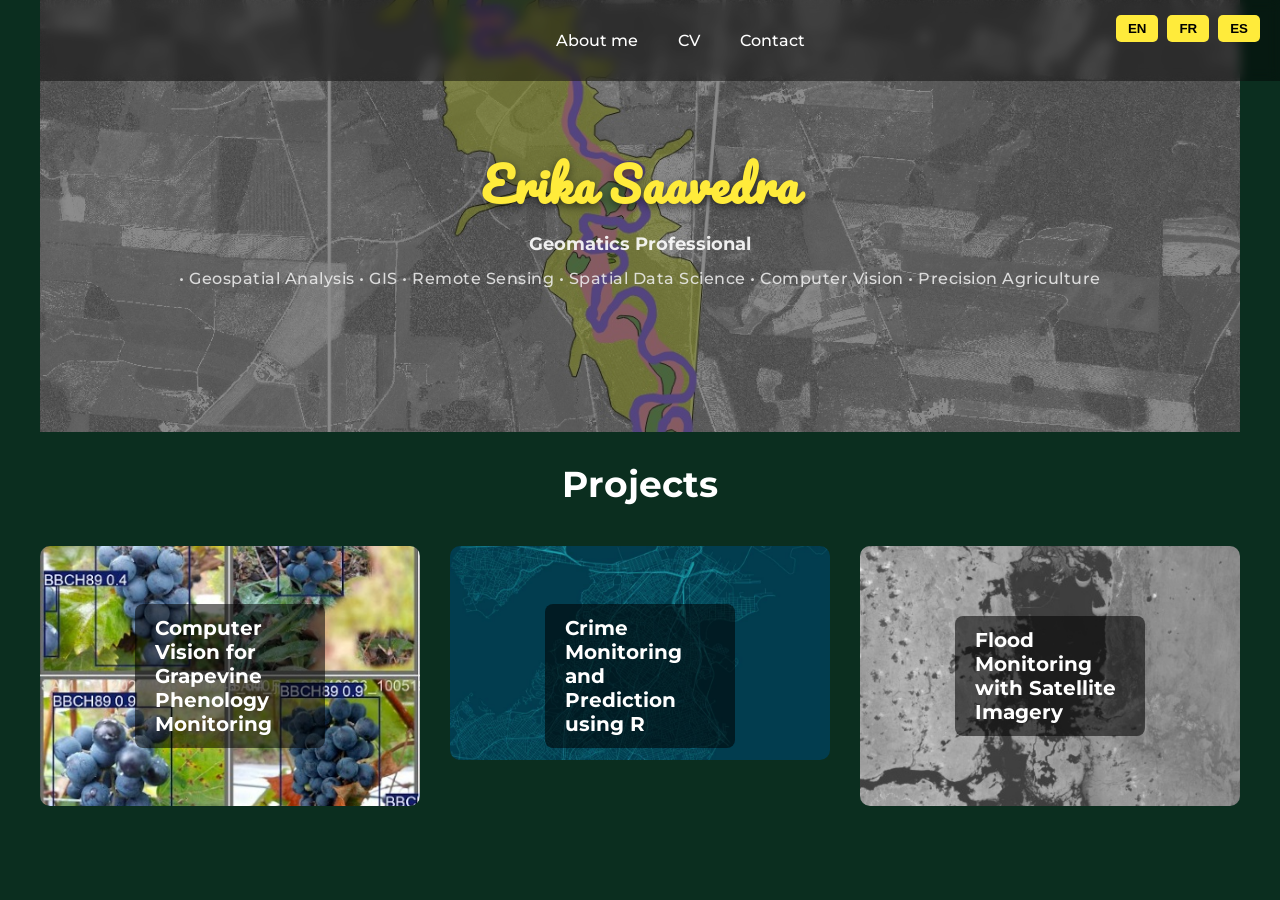
<file: index.html>
<!DOCTYPE html>
<html lang="en">
<head>
    <meta charset="UTF-8">
    <meta name="viewport" content="width=device-width, initial-scale=1.0">
    <title>Erika Saavedra | Geomatics Professional</title>
    <link rel="stylesheet" href="styles.css">
    <link href="https://fonts.googleapis.com/css2?family=Pacifico&family=Montserrat:wght@300;500;700&display=swap" rel="stylesheet">
</head>

<body>
<div class="main-container">
    <!-- LANGUAGE SWITCH -->
    <div class="lang-switch">
        <button data-lang="en">EN</button>
        <button data-lang="fr">FR</button>
        <button data-lang="es">ES</button>
    </div>

    <!-- NAVBAR -->
    <nav>
        <ul>
            <li><a href="about.html" class="t-about" id="about-link">About me</a></li>
            <li><a href="cv.pdf" target="_blank" class="t-cv">CV</a></li>
            <li><a href="contact.html" class="t-contact" id="contact-link">Contact</a></li>
        </ul>
    </nav>

    <!-- HERO SECTION -->
    <header class="hero">
        <div class="overlay"></div>
        <div class="hero-content">
            <h1 class="name">Erika Saavedra</h1>
            <h2 class="subtitle t-subtitle">Geomatics Professional</h2>
            <div class="keywords t-keywords"> • Geospatial Analysis  • GIS • Remote Sensing  • Spatial Data Science  • Computer Vision  • Precision Agriculture</div>        
        </div>
    </header>

       <!-- PROJECTS SECTION -->
    <section class="projects">
        <h2 class="t-projects">Projects</h2>

        <div class="project-grid">
            <a href="projects/project1/project1.html" class="project-card">
    <img src="Image_portafolio_uva3.jpg">
    <div class="project-title">Computer Vision for Grapevine Phenology Monitoring</div>
</a>

            <a href="projects/project2/project2.html" class="project-card">
    <img src="BostonRed.jpg">
    <div class="project-title t-p2">Crime Monitoring and Prediction using R</div>
</a>

            <a href="projects/project3/project3.html" class="project-card">
    <img src="Image_Portafolio_Floods.jpg">
    <div class="project-title t-p3">Flood Monitoring with Satellite Imagery</div>
</a>
             
        </div>
    </section>

    <script src="script.js"></script>
    </div> <!-- cierre del main-container -->
</body>
</html>
</file>
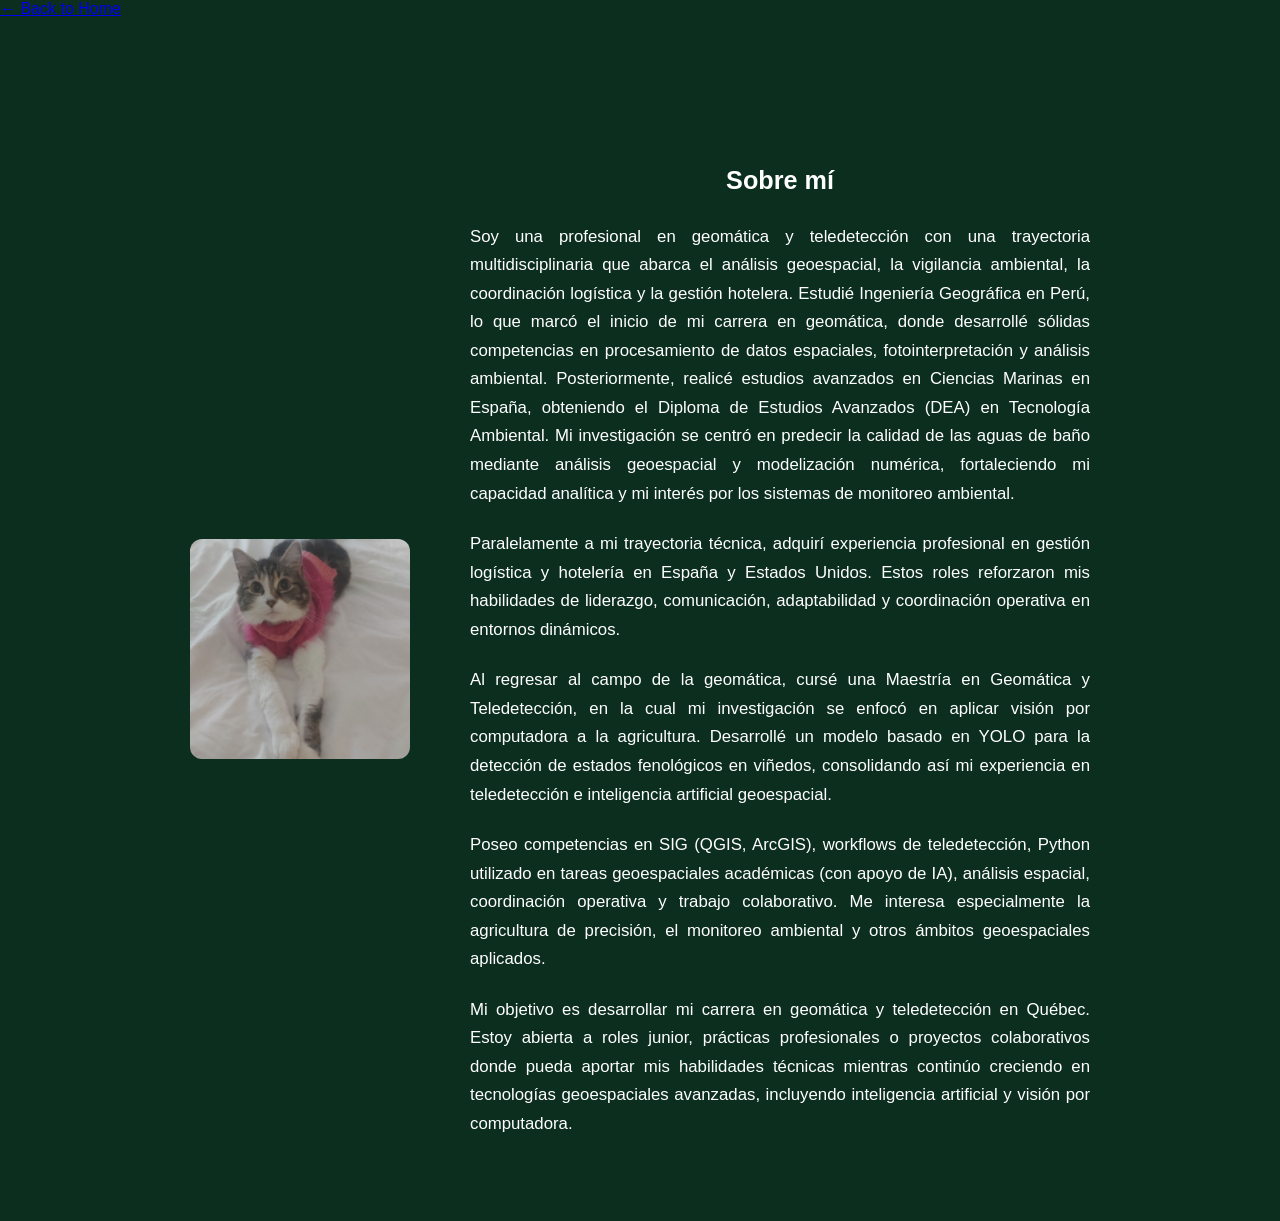
<file: about-es.html>
<!DOCTYPE html>
<html lang="es">
<head>
    <meta charset="UTF-8">
    <meta name="viewport" content="width=device-width, initial-scale=1.0">
    <title>Sobre mi | Erika Saavedra</title>
    <link rel="stylesheet" href="styles.css">
</head>

<body>

    <a href="index.html" class="back-btn">← Back to Home</a>

    <section class="about-page">
        <div class="about-container">

            <div class="about-photo">
                <img src="img/chiki3.jpg" alt="Erika Saavedra">
            </div>

            <div class="about-text">
                <h1> Sobre mí </h1>
                   <p>Soy una profesional en geomática y teledetección con una trayectoria multidisciplinaria que abarca el análisis geoespacial, la vigilancia ambiental, la coordinación logística y la gestión hotelera. Estudié Ingeniería Geográfica en Perú, lo que marcó el inicio de mi carrera en geomática, donde desarrollé sólidas competencias en procesamiento de datos espaciales, fotointerpretación y análisis ambiental. Posteriormente, realicé estudios avanzados en Ciencias Marinas en España, obteniendo el Diploma de Estudios Avanzados (DEA) en Tecnología Ambiental. Mi investigación se centró en predecir la calidad de las aguas de baño mediante análisis geoespacial y modelización numérica, fortaleciendo mi capacidad analítica y mi interés por los sistemas de monitoreo ambiental.

<p>Paralelamente a mi trayectoria técnica, adquirí experiencia profesional en gestión logística y hotelería en España y Estados Unidos. Estos roles reforzaron mis habilidades de liderazgo, comunicación, adaptabilidad y coordinación operativa en entornos dinámicos.</p>

<p>Al regresar al campo de la geomática, cursé una Maestría en Geomática y Teledetección, en la cual mi investigación se enfocó en aplicar visión por computadora a la agricultura. Desarrollé un modelo basado en YOLO para la detección de estados fenológicos en viñedos, consolidando así mi experiencia en teledetección e inteligencia artificial geoespacial.</p>

<p>Poseo competencias en SIG (QGIS, ArcGIS), workflows de teledetección, Python utilizado en tareas geoespaciales académicas (con apoyo de IA), análisis espacial, coordinación operativa y trabajo colaborativo. Me interesa especialmente la agricultura de precisión, el monitoreo ambiental y otros ámbitos geoespaciales aplicados.</p>

<p>Mi objetivo es desarrollar mi carrera en geomática y teledetección en Québec. Estoy abierta a roles junior, prácticas profesionales o proyectos colaborativos donde pueda aportar mis habilidades técnicas mientras continúo creciendo en tecnologías geoespaciales avanzadas, incluyendo inteligencia artificial y visión por computadora.</p>

               </div>
            </div>
    </section>

</body>
</html>
</file>
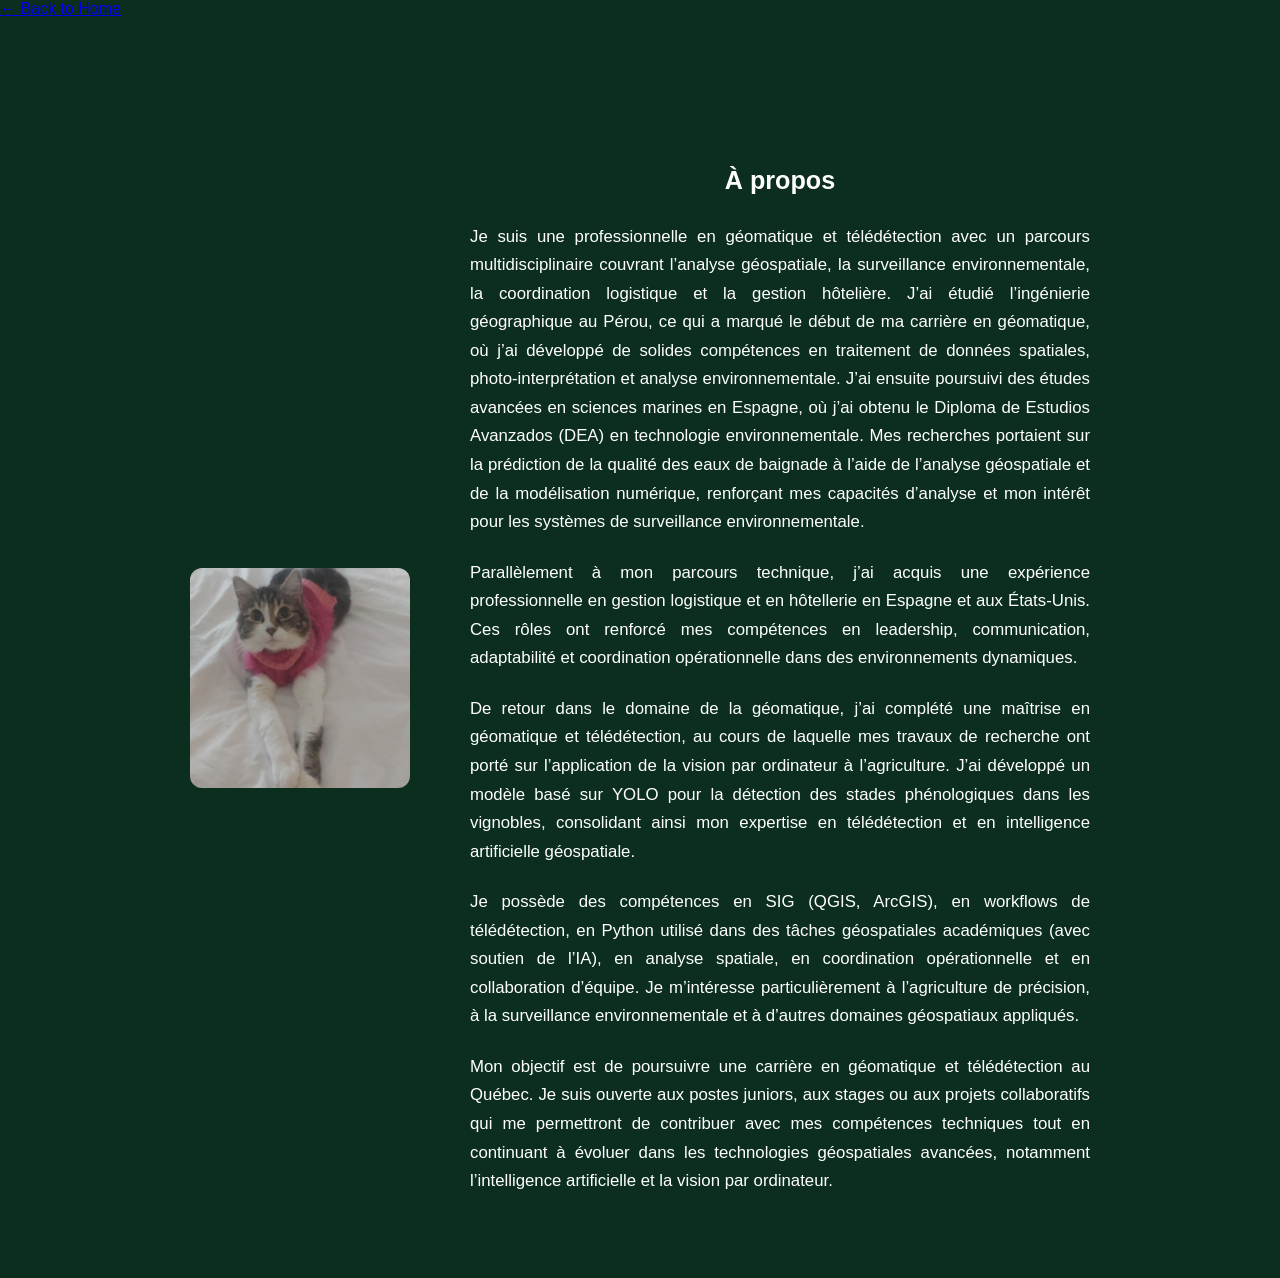
<file: about-fr.html>
<!DOCTYPE html>
<html lang="fr">
<head>
    <meta charset="UTF-8">
    <meta name="viewport" content="width=device-width, initial-scale=1.0">
    <title>A propos | Erika Saavedra</title>
    <link rel="stylesheet" href="styles.css">
</head>

<body>

    <a href="index.html" class="back-btn">← Back to Home</a>

    <section class="about-page">
        <div class="about-container">

            <div class="about-photo">
                <img src="img/chiki3.jpg" alt="Erika Saavedra">
            </div>

            <div class="about-text">
                <h1>À propos</h1>
                <p>Je suis une professionnelle en géomatique et télédétection avec un parcours multidisciplinaire couvrant l’analyse géospatiale, la surveillance environnementale, la coordination logistique et la gestion hôtelière. J’ai étudié l’ingénierie géographique au Pérou, ce qui a marqué le début de ma carrière en géomatique, où j’ai développé de solides compétences en traitement de données spatiales, photo‑interprétation et analyse environnementale. J’ai ensuite poursuivi des études avancées en sciences marines en Espagne, où j’ai obtenu le Diploma de Estudios Avanzados (DEA) en technologie environnementale. Mes recherches portaient sur la prédiction de la qualité des eaux de baignade à l’aide de l’analyse géospatiale et de la modélisation numérique, renforçant mes capacités d’analyse et mon intérêt pour les systèmes de surveillance environnementale.</p>

<p>Parallèlement à mon parcours technique, j’ai acquis une expérience professionnelle en gestion logistique et en hôtellerie en Espagne et aux États‑Unis. Ces rôles ont renforcé mes compétences en leadership, communication, adaptabilité et coordination opérationnelle dans des environnements dynamiques.</p>

<p>De retour dans le domaine de la géomatique, j’ai complété une maîtrise en géomatique et télédétection, au cours de laquelle mes travaux de recherche ont porté sur l’application de la vision par ordinateur à l’agriculture. J’ai développé un modèle basé sur YOLO pour la détection des stades phénologiques dans les vignobles, consolidant ainsi mon expertise en télédétection et en intelligence artificielle géospatiale.</p>

<p>Je possède des compétences en SIG (QGIS, ArcGIS), en workflows de télédétection, en Python utilisé dans des tâches géospatiales académiques (avec soutien de l’IA), en analyse spatiale, en coordination opérationnelle et en collaboration d’équipe. Je m’intéresse particulièrement à l’agriculture de précision, à la surveillance environnementale et à d’autres domaines géospatiaux appliqués.</p>

<p>Mon objectif est de poursuivre une carrière en géomatique et télédétection au Québec. Je suis ouverte aux postes juniors, aux stages ou aux projets collaboratifs qui me permettront de contribuer avec mes compétences techniques tout en continuant à évoluer dans les technologies géospatiales avancées, notamment l’intelligence artificielle et la vision par ordinateur.</p>
            </div>

        </div>
    </section>

</body>
</html>
</file>
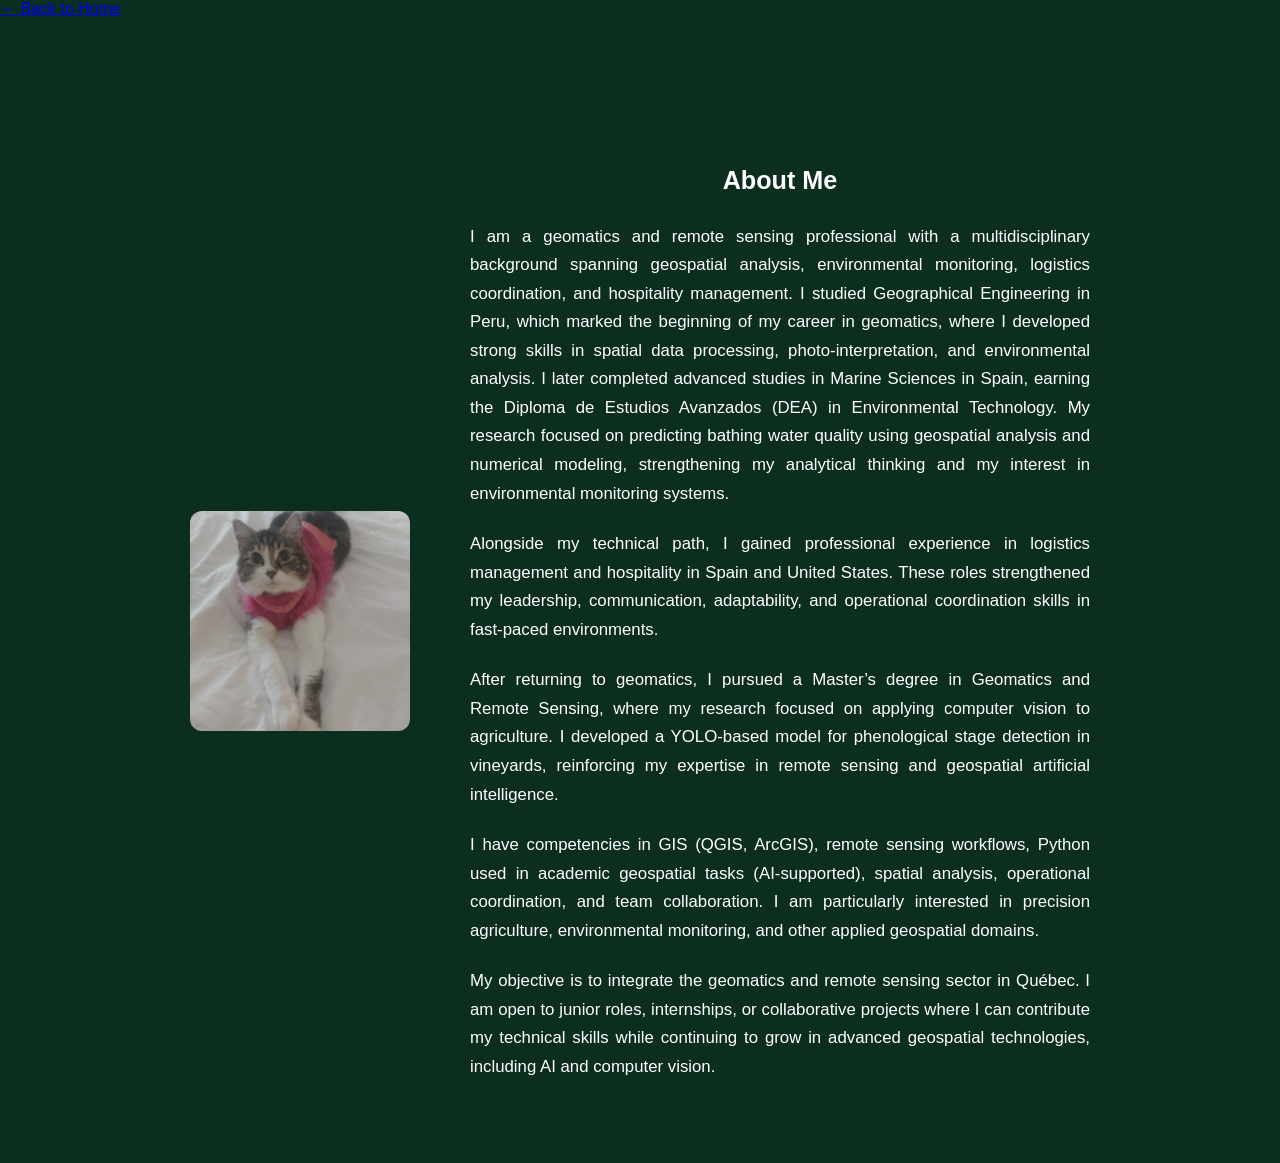
<file: about.html>
<!DOCTYPE html>
<html lang="en">
<head>
    <meta charset="UTF-8">
    <meta name="viewport" content="width=device-width, initial-scale=1.0">
    <title>About Me | Erika Saavedra</title>
    <link rel="stylesheet" href="styles.css">
</head>

<body>

    <a href="index.html" class="back-btn">← Back to Home</a>

    <section class="about-page">
        <div class="about-container">

            <div class="about-photo">
                <img src="img/chiki3.jpg" alt="Erika Saavedra">
            </div>

            <div class="about-text">
                <h1>About Me</h1>
                <p> I am a geomatics and remote sensing professional with a multidisciplinary background spanning geospatial analysis, environmental monitoring, logistics coordination, and hospitality management. I studied Geographical Engineering in Peru, which marked the beginning of my career in geomatics, where I developed strong skills in spatial data processing, photo-interpretation, and environmental analysis.
I later completed advanced studies in Marine Sciences in Spain, earning the Diploma de Estudios Avanzados (DEA) in Environmental Technology. My research focused on predicting bathing water quality using geospatial analysis and numerical modeling, strengthening my analytical thinking and my interest in environmental monitoring systems.</p>
               <p>Alongside my technical path, I gained professional experience in logistics management and hospitality in Spain and United States. These roles strengthened my leadership, communication, adaptability, and operational coordination skills in fast-paced environments.</p>
                <p> After returning to geomatics, I pursued a Master’s degree in Geomatics and Remote Sensing, where my research focused on applying computer vision to agriculture. I developed a YOLO-based model for phenological stage detection in vineyards, reinforcing my expertise in remote sensing and geospatial artificial intelligence.</p>

                <p> I have competencies in GIS (QGIS, ArcGIS), remote sensing workflows, Python used in academic geospatial tasks (AI‑supported), spatial analysis, operational coordination, and team collaboration. I am particularly interested in precision agriculture, environmental monitoring, and other applied geospatial domains.</p>
<p>My objective is to integrate the geomatics and remote sensing sector in Québec. I am open to junior roles, internships, or collaborative projects where I can contribute my technical skills while continuing to grow in advanced geospatial technologies, including AI and computer vision.        
                </p>
            </div>

        </div>
    </section>

</body>
</html>
</file>
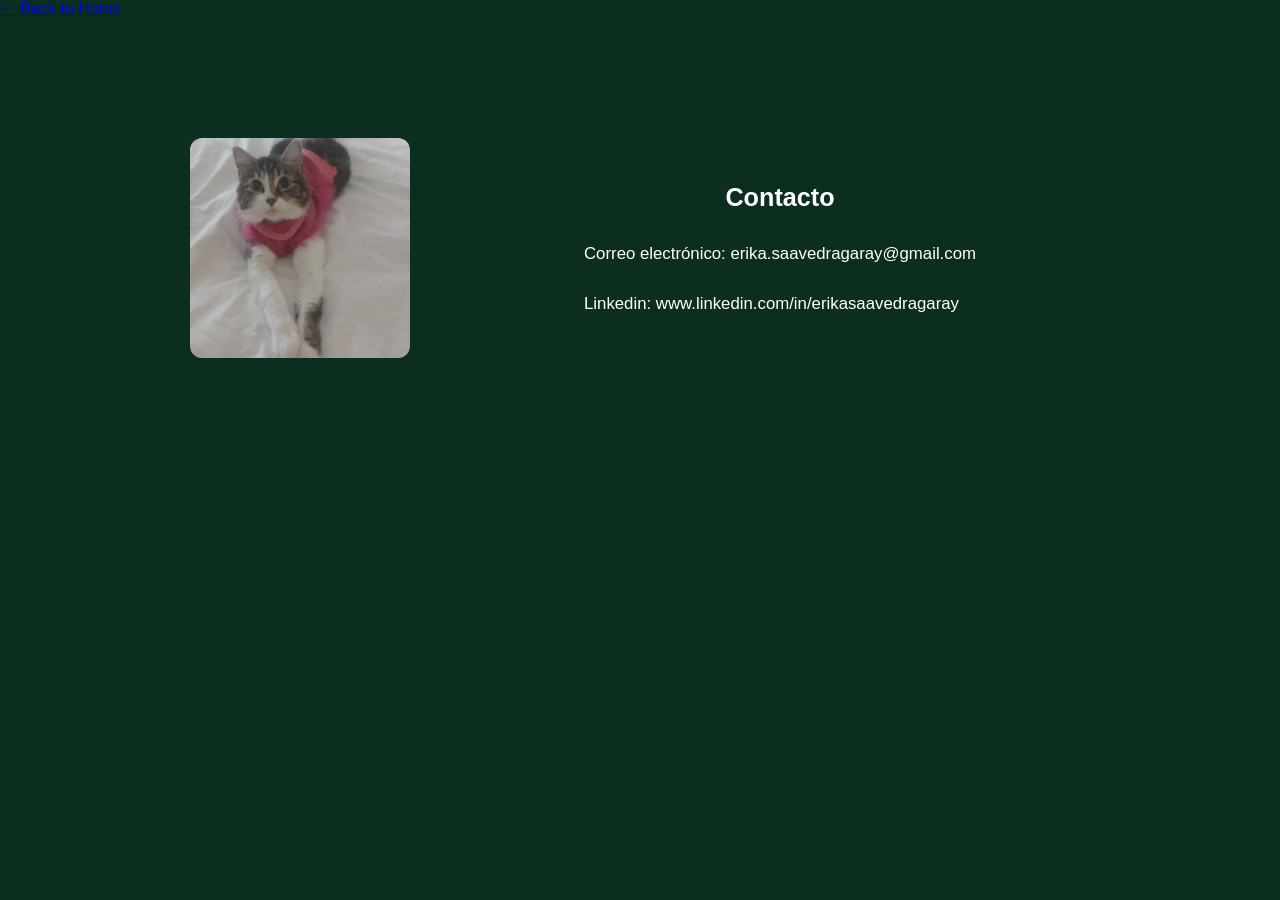
<file: contact-es.html>
<!DOCTYPE html>
<html lang="es">
<head>
    <meta charset="UTF-8">
    <meta name="viewport" content="width=device-width, initial-scale=1.0">
    <title>Contact | Erika Saavedra</title>
    <link rel="stylesheet" href="styles.css">
</head>

<body>

    <a href="index.html" class="back-btn">← Back to Home</a>

    <section class="about-page">
        <div class="about-container">

            <div class="about-photo">
                <img src="img/chiki3.jpg" alt="Erika Saavedra">
            </div>

            <div class="about-text">
                <h1>Contacto</h1>
                <p>Correo electrónico: erika.saavedragaray@gmail.com</p>
                <p>Linkedin: www.linkedin.com/in/erikasaavedragaray</p>
                 <!--<p>Phone: <p>, <p>Linkedin: <p> -->
                    
             </div>

        </div>
    </section>

</body>
</html>
</file>
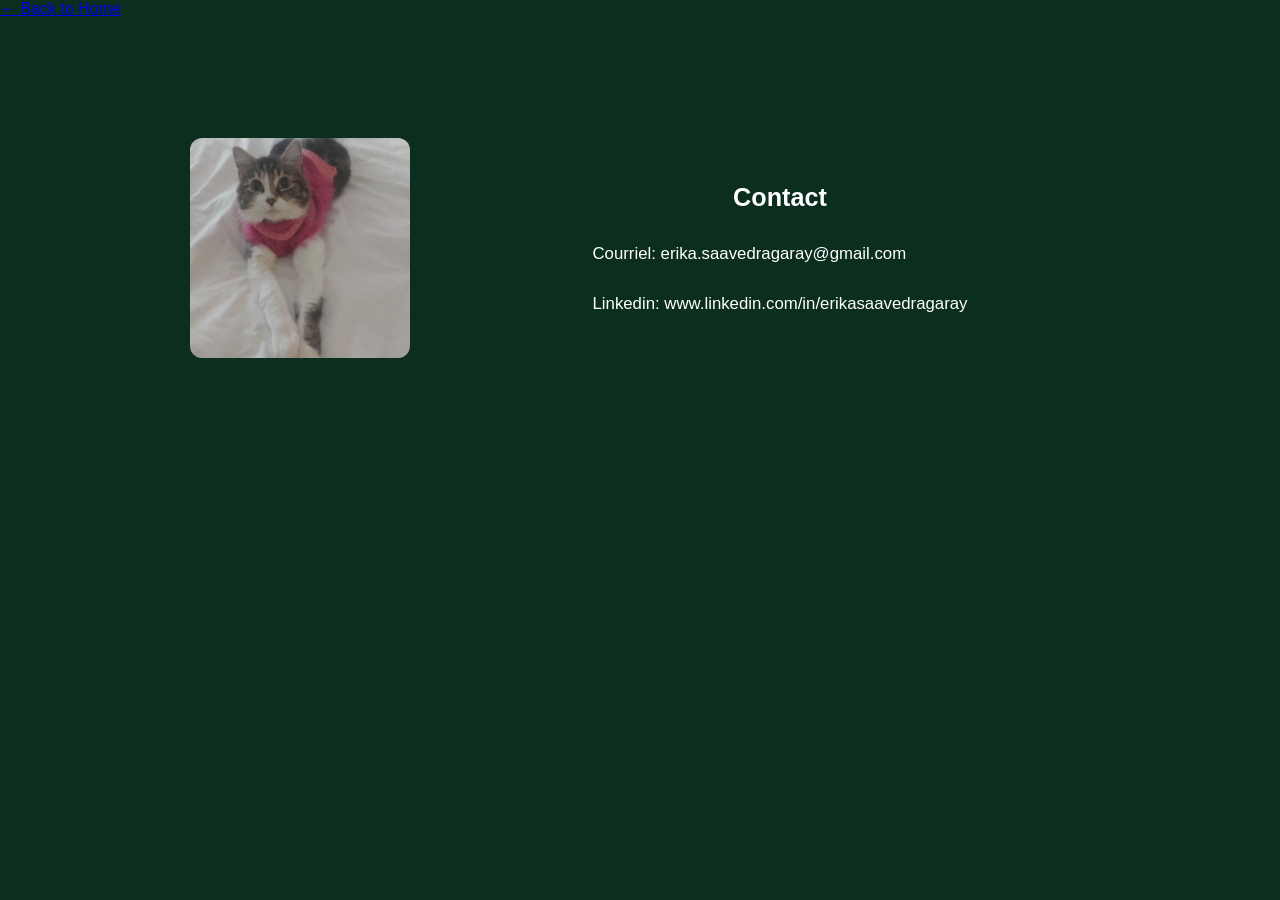
<file: contact-fr.html>
<!DOCTYPE html>
<html lang="fr">
<head>
    <meta charset="UTF-8">
    <meta name="viewport" content="width=device-width, initial-scale=1.0">
    <title>Contact | Erika Saavedra</title>
    <link rel="stylesheet" href="styles.css">
</head>

<body>

    <a href="index.html" class="back-btn">← Back to Home</a>

    <section class="about-page">
        <div class="about-container">

            <div class="about-photo">
                <img src="img/chiki3.jpg" alt="Erika Saavedra">
            </div>

            <div class="about-text">
                <h1>Contact</h1>
                <p>Courriel: erika.saavedragaray@gmail.com<p>
                 <p>Linkedin: www.linkedin.com/in/erikasaavedragaray</p>
                 <!--<p>Phone: <p>, <p>Linkedin: <p> -->
                    
             </div>

        </div>
    </section>

</body>
</html>
</file>
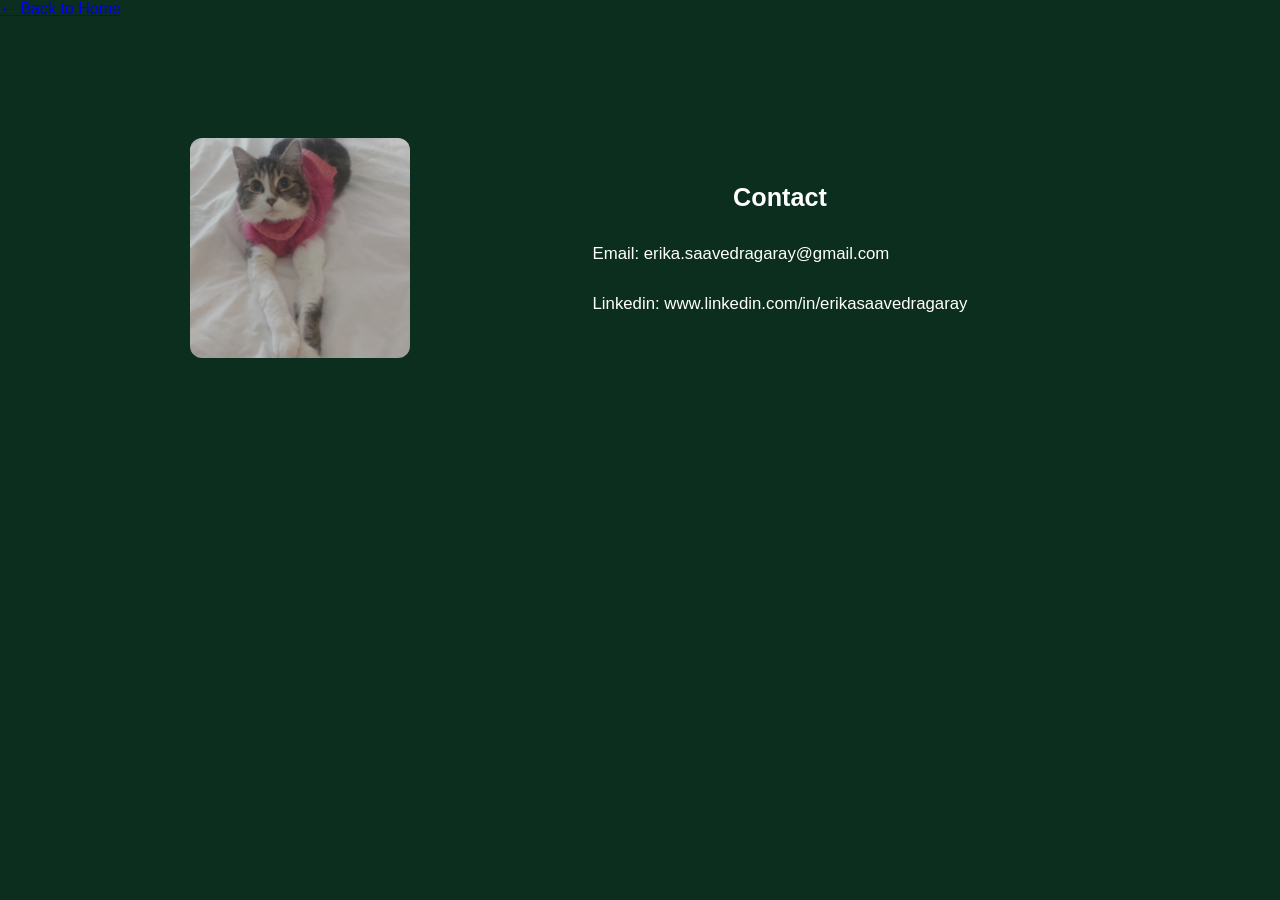
<file: contact.html>
<!DOCTYPE html>
<html lang="en">
<head>
    <meta charset="UTF-8">
    <meta name="viewport" content="width=device-width, initial-scale=1.0">
    <title>Contact | Erika Saavedra</title>
    <link rel="stylesheet" href="styles.css">
</head>

<body>

    <a href="index.html" class="back-btn">← Back to Home</a>

    <section class="about-page">
        <div class="about-container">

            <div class="about-photo">
                <img src="img/chiki3.jpg" alt="Erika Saavedra">
            </div>

            <div class="about-text">
                <h1>Contact</h1>
                <p>Email: erika.saavedragaray@gmail.com</p>
                <p>Linkedin: www.linkedin.com/in/erikasaavedragaray</p>
                
                 <!--<p>Phone: <p>, <p>Linkedin: <p> -->
                    
             </div>

        </div>
    </section>

</body>
</html>
</file>
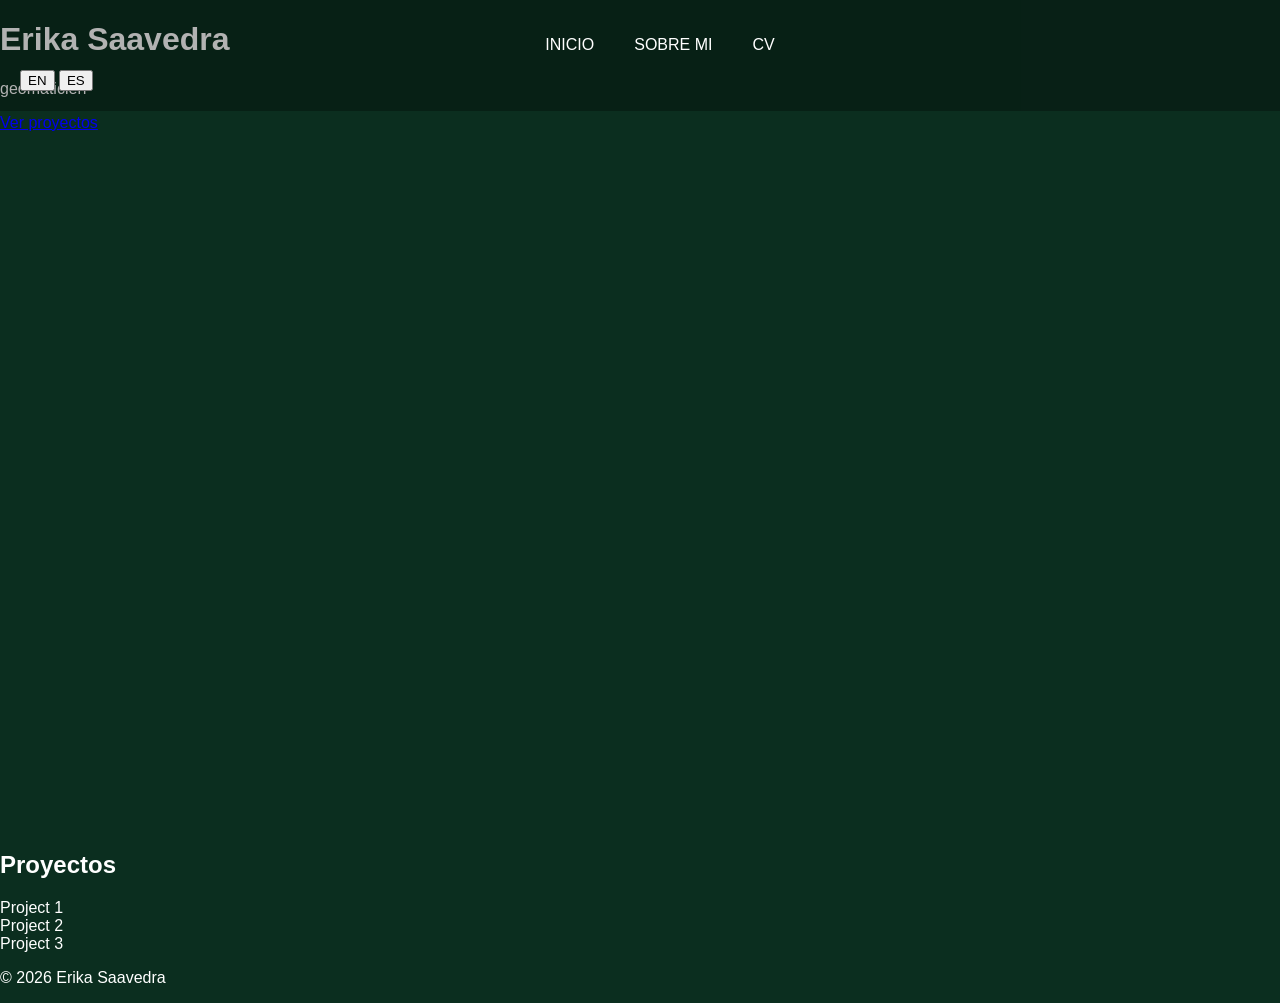
<file: index2.html>
<!DOCTYPE html>
<html lang="fr">
<head>
  <meta charset="UTF-8">
  <meta name="viewport" content="width=device-width, initial-scale=1.0">
  <title>Mi Web Creativa</title>
  <link rel="stylesheet" href="style.css">
</head>
<body>
<nav class="navbar">
  <ul class="menu">
    <li><a href="#home" data-en="HOME" data-es="INICIO">INICIO</a></li>
    <li><a href="#about" data-en="ABOUT ME" data-es="SOBRE MI">SOBRE MI</a></li>
    <li><a href="#resume" data-en="RESUME" data-es="CV">CV</a></li>
  </ul>

  <button onclick="cambiarIdioma('en')">EN</button>
  <button onclick="cambiarIdioma('es')">ES</button>
</nav>
  <header class="hero">
    <h1>Erika Saavedra</h1>
    <p>geomaticien</p>
    <a href="#proyectos" class="btn">Ver proyectos</a>
  </header>

  <section id="proyectos" class="section">
    <h2>Proyectos</h2>

    <div class="grid">
      <div class="card">Project 1</div>
      <div class="card">Project 2</div>
      <div class="card">Project 3</div>
    </div>
  </section>

  <footer>
    <p>© 2026 Erika Saavedra</p>
  </footer>

  <script src="script.js"></script>
</body>
</html>
</file>
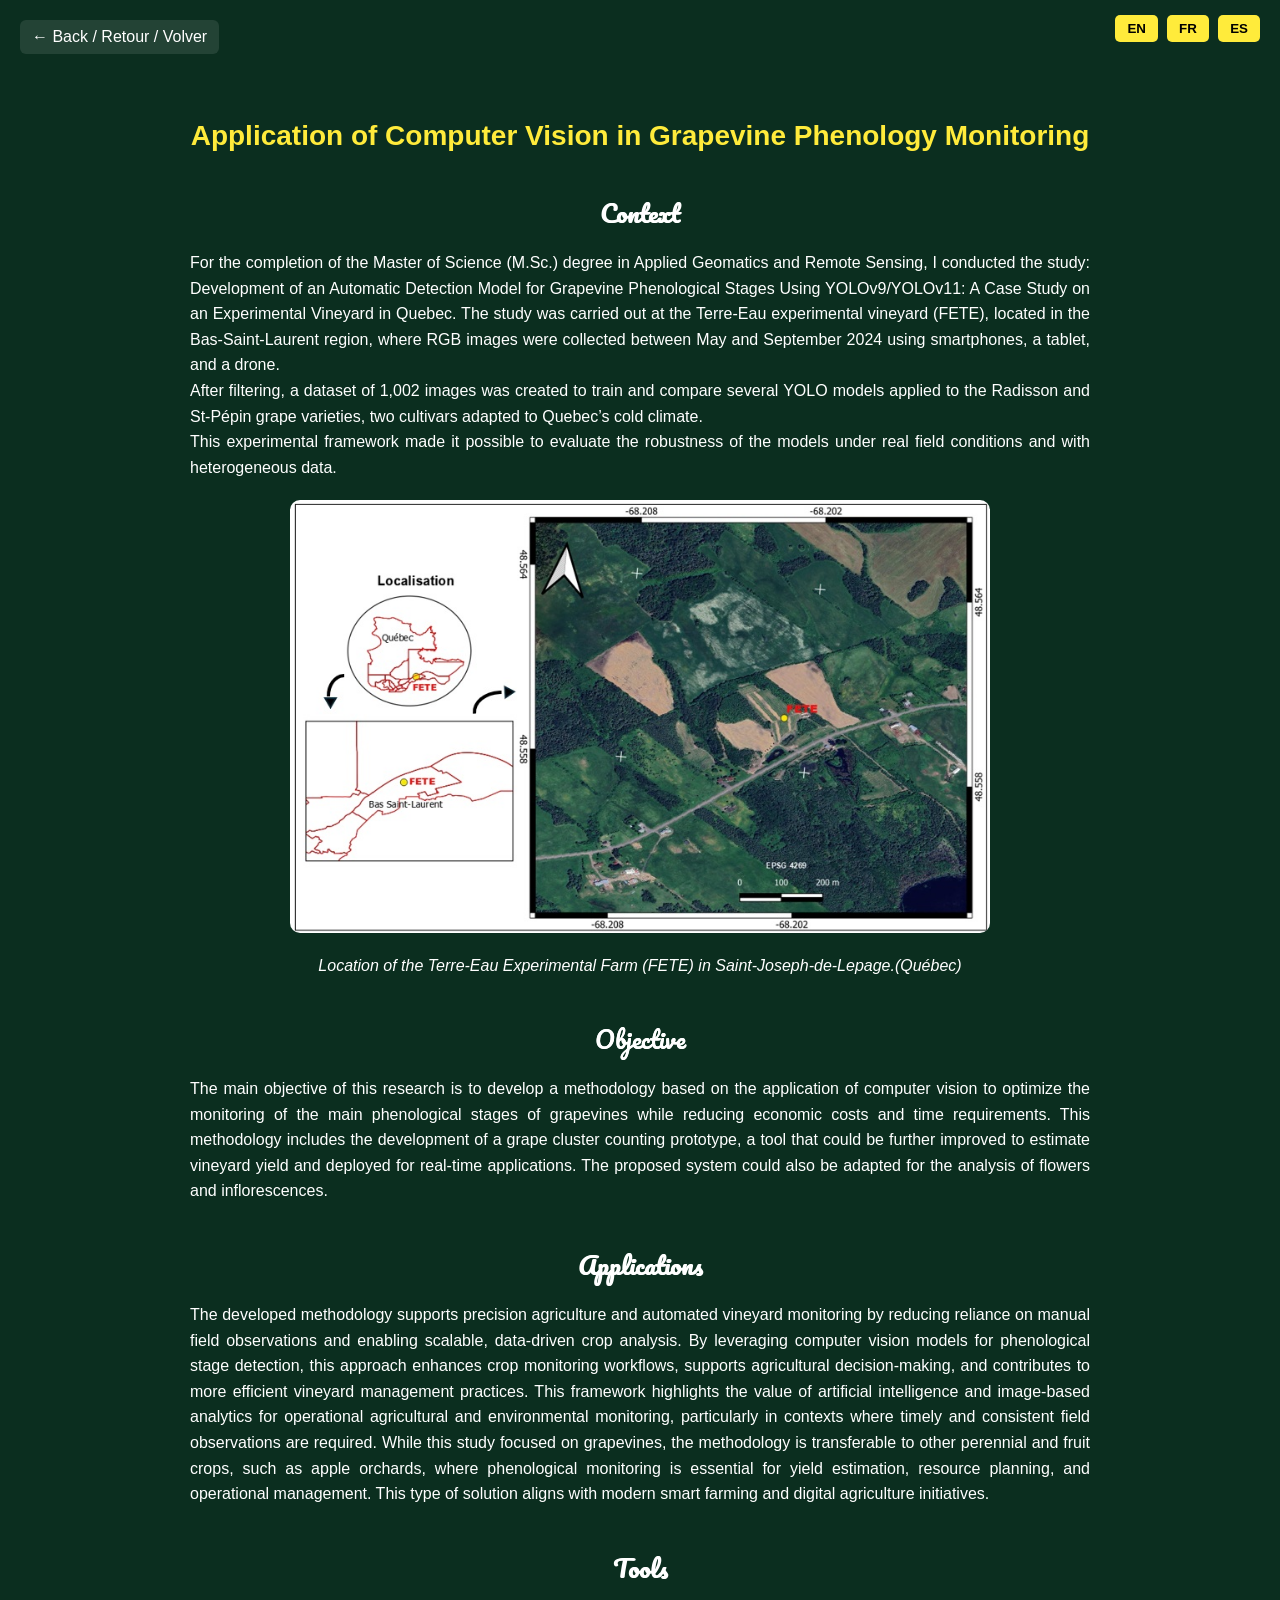
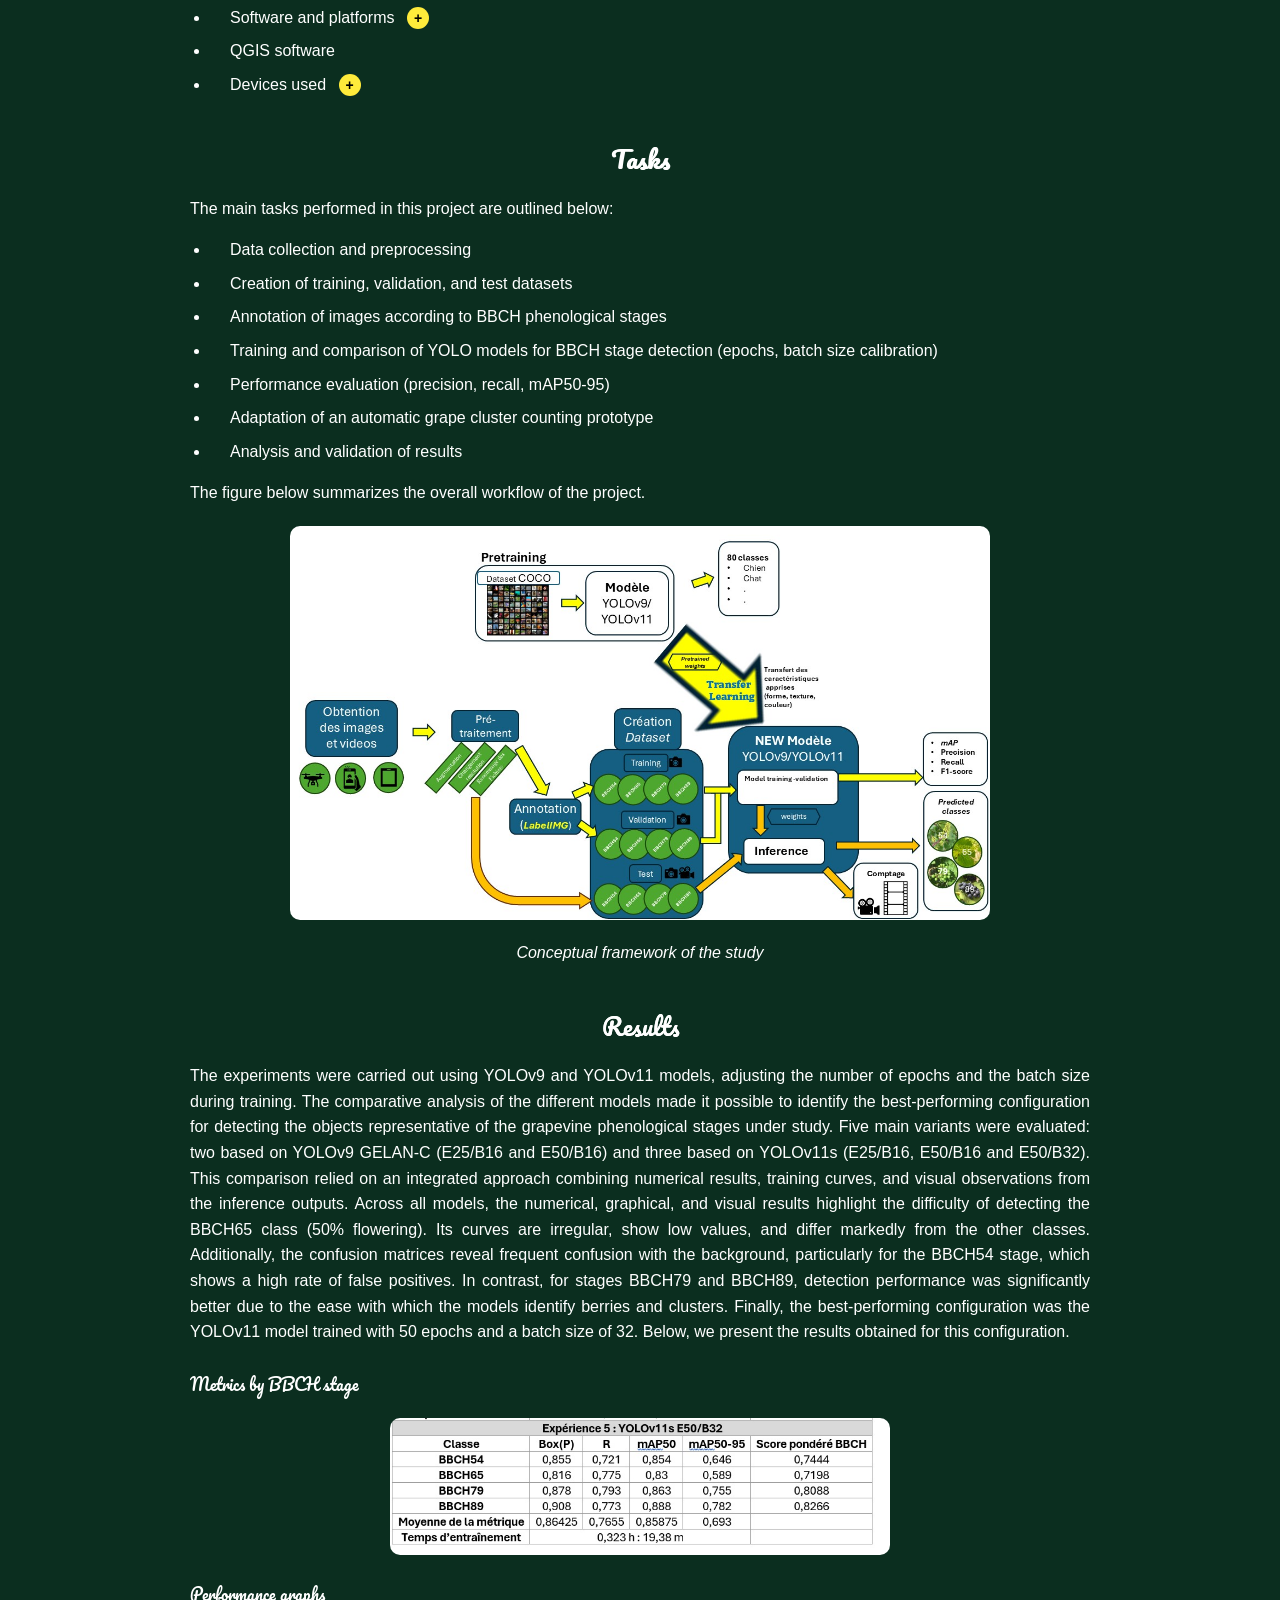
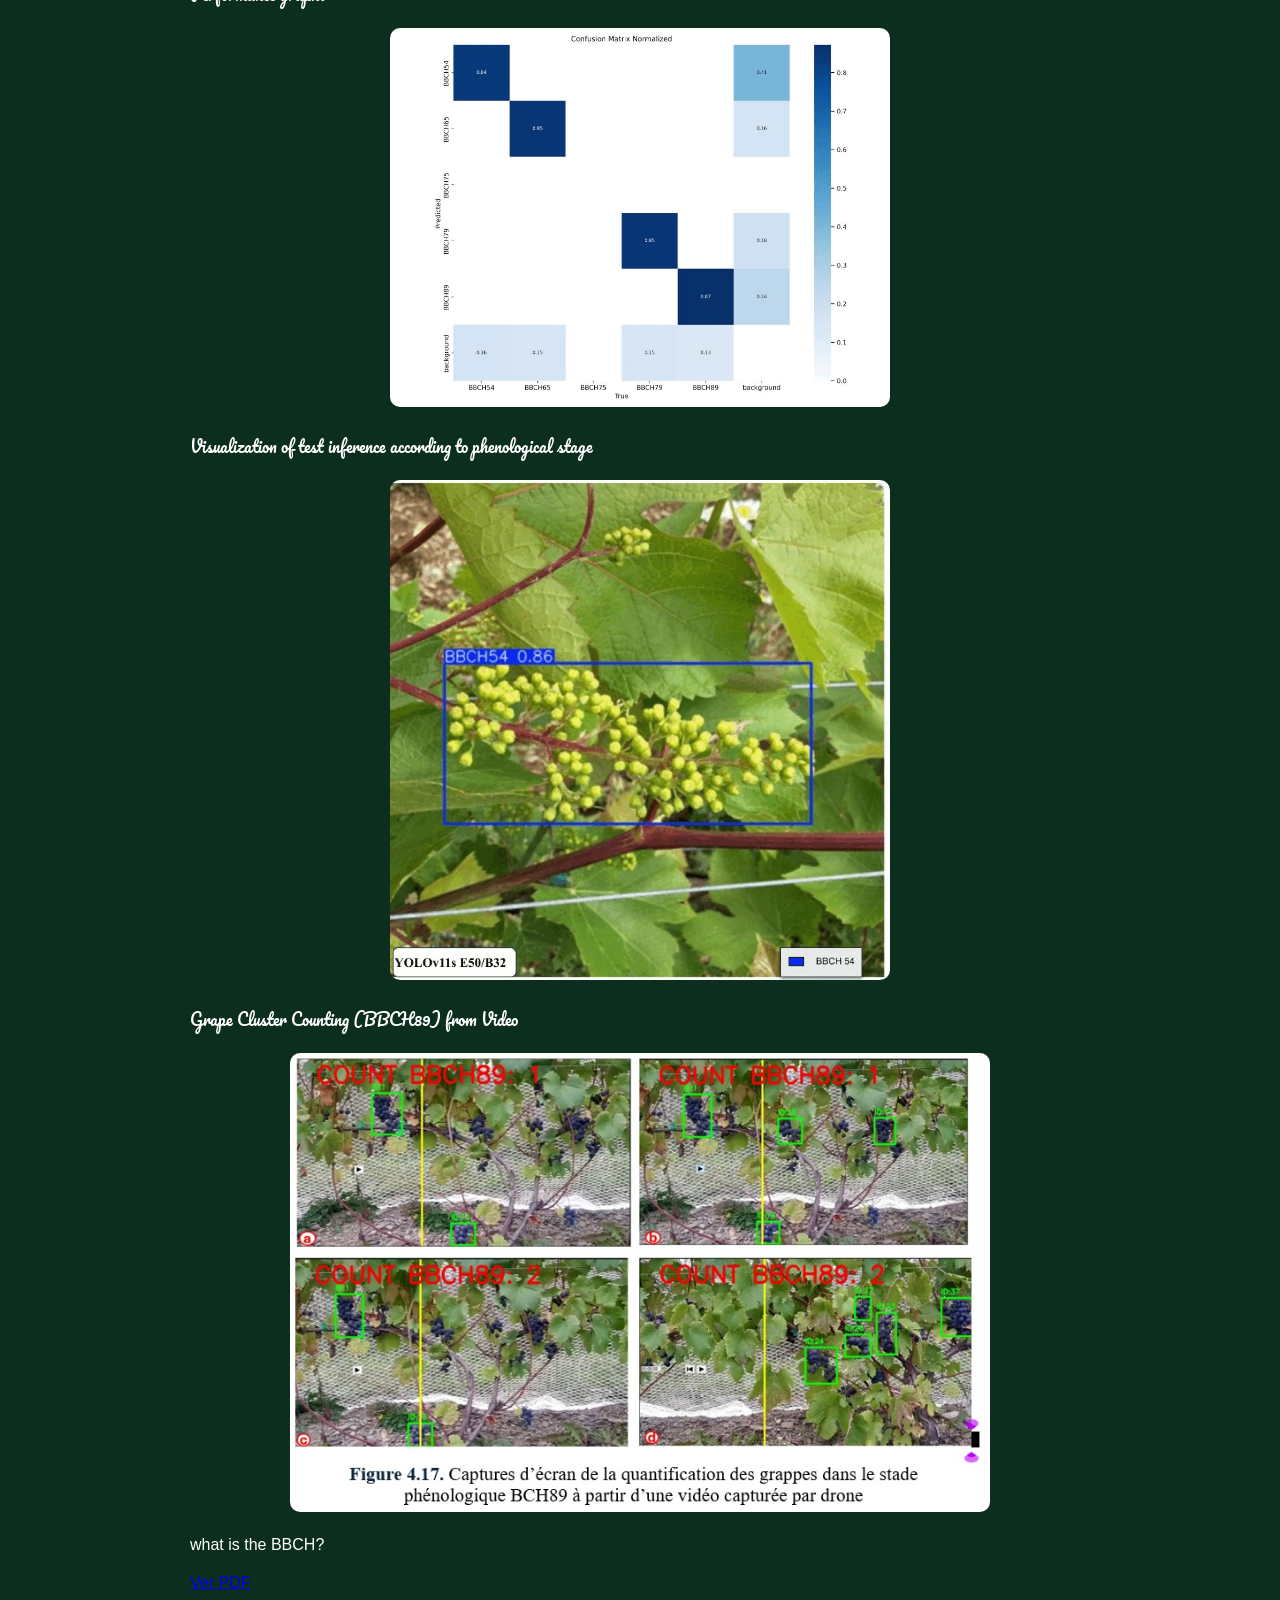
<file: projects/project1/project1.html>
<!DOCTYPE html>
<html lang="en">
<head>
    <meta charset="UTF-8">
    <meta name="viewport" content="width=device-width, initial-scale=1.0">
    <title>Project | Crime Analysis</title>
    <link rel="stylesheet" href="../../styles.css">
    <link rel="stylesheet" href="project1.css">
    <link href="https://fonts.googleapis.com/css2?family=Pacifico&display=swap" rel="stylesheet">
</head>

<body>
<!-- LANGUAGE SWITCH -->
<div class="lang-switch">
    <button data-lang="en">EN</button>
    <button data-lang="fr">FR</button>
    <button data-lang="es">ES</button>
</div>
   
    <!-- BACK BUTTON -->
    <a href="../../index.html" class="back-btn">← Back / Retour / Volver</a>

    <section class="project-page">

    <!-- TITLE -->
   <h1 class="pp-title t-title">
   <span class="text-en"> Application of Computer Vision in Grapevine Phenology Monitoring </span>
   <span class="text-fr" style="display:none;">Application de Computer vision dans le suivi de la phenology de las vignes </span>
   <span class="text-es" style="display:none;">Aplicacion de Vision por ordenador en el monitoreo de vinedos</span>
   </h1> 

<!-- CONTEXT -->
<h2 class="pp-subtitle">
    <span class="text-en">Context</span>
    <span class="text-fr" style="display:none;">Contexte</span>
    <span class="text-es" style="display:none;">Contexto</span>
</h2>
    <p>
    <span class="text-en"> For the completion of the Master of Science (M.Sc.) degree in Applied Geomatics and Remote Sensing, I conducted the study: Development of an Automatic Detection Model for Grapevine Phenological Stages Using YOLOv9/YOLOv11: A Case Study on an Experimental Vineyard in Quebec.
    The study was carried out at the Terre-Eau experimental vineyard (FETE), located in the Bas-Saint-Laurent region, where RGB images were collected between May and September 2024 using smartphones, a tablet, and a drone.<br>
    After filtering, a dataset of 1,002 images was created to train and compare several YOLO models applied to the Radisson and St-Pépin grape varieties, two cultivars adapted to Quebec’s cold climate.<br>
    This experimental framework made it possible to evaluate the robustness of the models under real field conditions and with heterogeneous data.</span>
    <span class="text-fr" style="display:none;"> Pour l’obtention du grade de Maître ès sciences (M. Sc.) en géomatique appliquée et télédétection, j'ai réalisé l'étude: Développement d’un modèle de détection automatique des stades phénologiques de la vigne à l’aide de YOLOv9/YOLOv11 : étude sur un vignoble expérimental au Québec.
    L’étude a été menée dans le vignoble expérimental Terre‑Eau (FETE), situé au Bas‑Saint‑Laurent, où des images RGB ont été collectées entre mai et septembre 2024 à l’aide de téléphones, d’une tablette et d’un drone.</br> 
    Après filtrage, un jeu de données de 1002 images a été constitué pour entraîner et comparer plusieurs modèles YOLO appliqués aux cépages Radisson et St‑Pépin, deux variétés adaptées au climat froid du Québec. </br> Ce cadre expérimental a permis d’évaluer la robustesse des modèles dans des conditions réelles de terrain et sur des données hétérogènes.</span>
    <span class="text-es" style="display:none;"> Para la obtención del grado de Maestría en Ciencias (M. Sc.) en Geomática Aplicada y Teledetección, realicé el estudio: Desarrollo de un modelo de detección automática de los estados fenológicos de la vid utilizando YOLOv9/YOLOv11: estudio en un viñedo experimental en Quebec.
    El estudio se llevó a cabo en el viñedo experimental Terre-Eau (FETE), ubicado en la región de Bas-Saint-Laurent, donde se recolectaron imágenes RGB entre mayo y septiembre de 2024 utilizando teléfonos móviles, una tableta y un dron.<br>
    Después del filtrado, se conformó un conjunto de datos de 1002 imágenes para entrenar y comparar varios modelos YOLO aplicados a las variedades de vid Radisson y St-Pépin, dos cultivares adaptados al clima frío de Quebec.<br>
    Este marco experimental permitió evaluar la robustez de los modelos en condiciones reales de campo y sobre datos heterogéneos.</span>
    <!-- Image localisation-->
        <img class="pp-img" src="localisation.jpg">
        <p class="img-caption">
    <span class="text-en">
        Location of the Terre-Eau Experimental Farm (FETE) in Saint-Joseph-de-Lepage.(Québec)
    </span>
            
       <span class="text-fr" style="display:none;">
        Localisation de la Ferme expérimentale Terre-Eau (FETE) à Saint-Joseph-de-Lepage.(Québec)
    </span>   

    <span class="text-es" style="display:none;">
        Localización de la Granja Experimental Terre-Eau (FETE) en Saint-Joseph-de-Lepage.(Québec)
    </span>
            
        </p>

<!-- Objective -->
        
    <h2 class="pp-subtitle">
    <span class="text-en">Objective</span>
    <span class="text-fr" style="display:none;">Objetif</span>
    <span class="text-es" style="display:none;">Objetivo</span>
    </h2>
    
    <p> 
   <span class="text-en">The main objective of this research is to develop a methodology based on the application of computer vision to optimize the monitoring of the main phenological stages of grapevines while reducing economic costs and time requirements. This methodology includes the development of a grape cluster counting prototype, a tool that could be further improved to estimate vineyard yield and deployed for real-time applications. The proposed system could also be adapted for the analysis of flowers and inflorescences.</span>   
   <span class="text-fr" style="display:none;"> L’objectif principal de cette recherche est de développer une méthodologie basée sur l’application de la vision par ordinateur afin d’optimiser le suivi des principaux stades phénologiques de la vigne, en réduisant les coûts économiques et le coût en temps.</br> Cette méthodologie comprend la mise en place d’un prototype de comptage des grappes, un outil qui pourrait être amélioré pour calculer le rendement des vignobles et déployé pour un usage en temps réel. Le système proposé pourrait également être adapté à l’analyse des fleurs et des inflorescences.</span>
   <span class="text-es" style="display:none;"> El objetivo principal de esta investigación es desarrollar una metodología basada en la aplicación de visión por computadora para optimizar el seguimiento de los principales estadios fenológicos de la vid, reduciendo los costos económicos y el tiempo requerido.
    Esta metodología incluye el desarrollo de un prototipo de conteo de racimos, una herramienta que podría mejorarse para calcular el rendimiento de los viñedos y utilizarse en aplicaciones en tiempo real. El sistema propuesto también podría adaptarse al análisis de flores e inflorescencias.</span>
    </p>

 <!-- APPLICATIONS -->
<h2 class="pp-subtitle">
    <span class="text-en">Applications</span>
    <span class="text-fr" style="display:none;">Applications</span>
    <span class="text-es" style="display:none;">Aplicaciones</span>
</h2>

<p>
<span class="text-en">The developed methodology supports precision agriculture and automated vineyard monitoring by reducing reliance on manual field observations and enabling scalable, data-driven crop analysis. By leveraging computer vision models for phenological stage detection, this approach enhances crop monitoring workflows, supports agricultural decision-making, and contributes to more efficient vineyard management practices.
This framework highlights the value of artificial intelligence and image-based analytics for operational agricultural and environmental monitoring, particularly in contexts where timely and consistent field observations are required. While this study focused on grapevines, the methodology is transferable to other perennial and fruit crops, such as apple orchards, where phenological monitoring is essential for yield estimation, resource planning, and operational management.
This type of solution aligns with modern smart farming and digital agriculture initiatives.</span>
<span class="text-fr" style="display:none;">La méthodologie développée soutient l’agriculture de précision et le suivi automatisé des vignobles en réduisant la dépendance aux observations manuelles sur le terrain et en permettant une analyse des cultures évolutive et basée sur les données. En utilisant des modèles de vision par ordinateur pour la détection des stades phénologiques, cette approche améliore les processus de suivi des cultures, soutient la prise de décision agricole et contribue à des pratiques de gestion des vignobles plus efficaces.
Ce cadre méthodologique met en évidence la valeur de l’intelligence artificielle et de l’analyse d’images pour le suivi opérationnel agricole et environnemental, particulièrement dans les contextes où des observations de terrain rapides et cohérentes sont nécessaires. Bien que cette étude soit centrée sur la vigne, la méthodologie peut être transférée à d’autres cultures pérennes et fruitières, comme les vergers de pommiers, où le suivi phénologique est essentiel pour l’estimation des rendements, la planification des ressources et la gestion opérationnelle.
Ce type de solution s’inscrit dans les initiatives modernes d’agriculture intelligente et d’agriculture numérique.</span>
<span class="text-es" style="display:none;">La metodología desarrollada contribuye a la agricultura de precisión y al monitoreo automatizado de viñedos al reducir la dependencia de observaciones manuales en terreno y permitir un análisis de cultivos escalable y basado en datos. Mediante el uso de modelos de visión por computadora para la detección de estadios fenológicos, este enfoque mejora los procesos de monitoreo de cultivos, apoya la toma de decisiones agrícolas y contribuye a prácticas de manejo de viñedos más eficientes.
Este marco metodológico destaca el valor de la inteligencia artificial y del análisis de imágenes para el monitoreo operativo agrícola y ambiental, particularmente en contextos donde se requieren observaciones de campo rápidas y consistentes. Aunque este estudio se centró en la vid, la metodología es transferible a otros cultivos perennes y frutales, como los huertos de manzanos, donde el monitoreo fenológico es esencial para la estimación del rendimiento, la planificación de recursos y la gestión operativa.
Este tipo de solución se alinea con las iniciativas modernas de agricultura inteligente y agricultura digital.</span> 
</p>
     
<!-- TOOLS -->
<h2 class="pp-subtitle">
    <span class="text-en">Tools</span>
    <span class="text-fr" style="display:none;">Outils</span>
    <span class="text-es" style="display:none;">Herramientas</span>
</h2>

<!-- ENGLISH -->
<ul class="task-list text-en">
    <li>
        Software and platforms
        <button class="toggle-btn">+</button>
        <ul class="hidden-text indented-tools">
            <li>YOLOv9 GELAN-C and YOLOv11 (n, s) from Ultralytics</li>
            <li>Python & librarys: PyTorch, OpenCV,YOLO, defaultdict</li>
            <li>LabelImg software for annotation</li>
            <li>Google Colab / GPU(CUDA) for training</li></ul>
    </li>

    <li>QGIS software</li>
    <li>
        Devices used
        <button class="toggle-btn">+</button>
        <ul class="hidden-text indented-tools">
            <li>Smartphones</li>
            <li>Drone</li>
            <li>Tablet</li>
            <li>DSLR camera</li>
        </ul>
    </li>
</ul>
<!-- FRENCH -->
<ul class="task-list text-fr" style="display:none;">
    <li>
        Logiciels et plateformes
        <button class="toggle-btn">+</button>
        <ul class="hidden-text indented-tools">
            <li>YOLOv9 GELAN-C et YOLOv11 (n, s) d’Ultralytics</li>
            <li>Python et librairies: PyTorch, OpenCV,defaultdict, YOLO </li>
            <li>Logiciel LabelImg pour l’annotation</li>
            <li>Google Colab / GPU(CUDA) pour l’entraînement</li>
        </ul>
    </li>
    <li>Logiciel QGIS</li>
    <li>
        Équipements utilisés
        <button class="toggle-btn">+</button>
        <ul class="hidden-text indented-tools">
            <li>Smartphones</li>
            <li>Drone</li>
            <li>Tablette</li>
            <li>Caméra DSLR</li>
        </ul>
    </li>
</ul>        
<!-- SPANISH -->
<ul class="task-list text-es" style="display:none;">
    <li>
        Software y plataformas
        <button class="toggle-btn">+</button>
        <ul class="hidden-text indented-tools">
            <li>YOLOv9 GELAN-C y YOLOv11 (n, s) de Ultralytics</li>
            <li>Python y librerias: PyTorch, OpenCV, defaultdict, YOLO </li>
            <li>Software LabelImg para anotación</li>
            <li>Google Colab / GPU para entrenamiento</li>
        </ul>
    </li>

    <li>Software QGIS</li>

    <li>
        Dispositivos utilizados
        <button class="toggle-btn">+</button>
        <ul class="hidden-text indented-tools">
            <li>Smartphones</li>
            <li>Dron</li>
            <li>Tableta</li>
            <li>Cámara DSLR</li>
        </ul>
    </li>
</ul>

        <!-- TASKS -->
        <h2 class="pp-subtitle">
        <span class="text-en">Tasks</span>
        <span class="text-fr" style="display:none;">Tâches</span>
        <span class="text-es" style="display:none;">Tareas</span></h2>

        <p class="text-en">The main tasks performed in this project are outlined below:</p>
        <p class="text-fr" style="display:none;">Les principales tâches réalisées dans ce projet sont présentées ci-dessous :</p>
        <p class="text-es" style="display:none;">Las principales tareas realizadas en este proyecto se presentan a continuación:</p>
      
    <ul class="task-list text-en">
    <li>Data collection and preprocessing</li>
    <li>Creation of training, validation, and test datasets</li>
    <li>Annotation of images according to BBCH phenological stages</li>
    <li>Training and comparison of YOLO models for BBCH stage detection (epochs, batch size calibration)</li>
    <li>Performance evaluation (precision, recall, mAP50-95)</li>
    <li>Adaptation of an automatic grape cluster counting prototype</li>
    <li>Analysis and validation of results</li>
    </ul>

    <ul class="task-list text-fr" style="display:none;">
    <li>Collecte et prétraitement des données</li>
    <li>Création des jeux de données d’entraînement, de validation et de test</li>
    <li>Annotation des images selon les stades phénologiques BBCH</li>
    <li>Entraînement et comparaison des modèles YOLO pour la détection des stades BBCH (calibration des epochs et du batch size)</li>
    <li>Évaluation des performances (précision, rappel, mAP50-95)</li>
    <li>Adaptation d’un prototype de comptage automatique des grappes de raisin</li>
    <li>Analyse et validation des résultats</li>
    </ul>        

    <ul class="task-list text-es" style="display:none;">
    <li>Recolección y preprocesamiento de datos</li>
    <li>Creación de conjuntos de datos de entrenamiento, validación y prueba</li>
    <li>Anotación de imágenes según los estadios fenológicos BBCH</li>
    <li>Entrenamiento y comparación de modelos YOLO para la detección de estadios BBCH (calibración de epochs y batch size)</li>
    <li>Evaluación del rendimiento (precisión, recall, mAP50-95)</li>
    <li>Adaptación de un prototipo de conteo automático de racimos de uva</li>
    <li>Análisis y validación de resultados</li>
    </ul>   
         
        <p class="text-en">
        The figure below summarizes the overall workflow of the project.</p>
        <p class="text-fr" style="display:none;">
        La figure ci-dessous résume le flux de travail global du projet.</p>
        <p class="text-es" style="display:none;">
        La figura a continuación resume el flujo de trabajo general del proyecto.</p>
        <img class="pp-img" src="Essai_Fig3_2_cadre_conceptuel.jpg">
     <p class="img-caption">
    <span class="text-en">
        Conceptual framework of the study
    </span>
         
       <span class="text-fr" style="display:none;">
        Cadre conceptuel d'étude
    </span>   

    <span class="text-es" style="display:none;">
        Marco conceptual del estudio
    </span>  
        </p>

         <!-- resultats -->
<h2 class="pp-subtitle">
    <span class="text-en">Results</span>
    <span class="text-fr" style="display:none;">Résultats </span>
    <span class="text-es" style="display:none;">Resultados</span>
</h2>

<p>
<span class="text-en">The experiments were carried out using YOLOv9 and YOLOv11 models, adjusting the number of epochs and the batch size during training. The comparative analysis of the different models made it possible to identify the best‑performing configuration for detecting the objects representative of the grapevine phenological stages under study. Five main variants were evaluated: two based on YOLOv9 GELAN‑C (E25/B16 and E50/B16) and three based on YOLOv11s (E25/B16, E50/B16 and E50/B32). This comparison relied on an integrated approach combining numerical results, training curves, and visual observations from the inference outputs.
Across all models, the numerical, graphical, and visual results highlight the difficulty of detecting the BBCH65 class (50% flowering). Its curves are irregular, show low values, and differ markedly from the other classes. Additionally, the confusion matrices reveal frequent confusion with the background, particularly for the BBCH54 stage, which shows a high rate of false positives. In contrast, for stages BBCH79 and BBCH89, detection performance was significantly better due to the ease with which the models identify berries and clusters.
Finally, the best‑performing configuration was the YOLOv11 model trained with 50 epochs and a batch size of 32. Below, we present the results obtained for this configuration.</span>
<span class="text-fr" style="display:none;">Les expériences ont été réalisées à l’aide des modèles YOLOv9 et YOLOv11, en ajustant le nombre d’époques et la taille des lots (batch size) durant l’entraînement. L’analyse comparative des différents modèles a permis d’identifier le modèle le plus performant pour la détection des objets représentatifs des stades phénologiques étudiés de la vigne. Cinq variantes principales ont été évaluées : deux basées sur YOLOv9 GELAN‑C (E25/B16 et E50/B16) et trois basées sur YOLOv11s (E25/B16, E50/B16 et E50/B32). Cette comparaison s’est appuyée sur une approche intégrée combinant les résultats numériques, les courbes d’entraînement et les observations visuelles issues des inférences.
Dans l’ensemble des modèles, les résultats numériques, graphiques et visuels montrent la difficulté de détecter la classe BBCH65 (50 % de floraison). Ses courbes sont irrégulières, présentent des valeurs faibles et se distinguent nettement des autres classes. De plus, les matrices de confusion révèlent une confusion fréquente avec l’arrière‑plan, particulièrement au stade BBCH54, caractérisé par un taux élevé de faux positifs. À l’inverse, pour les stades BBCH79 et BBCH89, les performances de détection ont été nettement meilleures, en raison de la facilité avec laquelle les modèles identifient les baies et les grappes.
Finalement, la configuration la plus performante a été le modèle YOLOv11 entraîné avec 50 époques et une taille de lot (batch size) de 32. Ci‑dessous, nous présentons les résultats obtenus pour cette configuration.</span>
<span class="text-es" style="display:none;">Las experiencias se realizaron utilizando los modelos YOLOv9 y YOLOv11, ajustando el número de épocas y el tamaño de lote (batch size) durante el entrenamiento.
El análisis comparativo de los diferentes modelos permitió identificar el modelo con mejor rendimiento para la detección de los objetos representativos de los estadios fenológicos estudiados de la vid. Se evaluaron cinco variantes principales: dos basadas en YOLOv9 GELAN‑C (E25/B16 y E50/B16) y tres basadas en YOLOv11s (E25/B16, E50/B16 y E50/B32). Esta comparación se apoyó en un enfoque integrado que combinó los resultados numéricos, las curvas de entrenamiento y las observaciones visuales obtenidas a partir de las inferencias.
En el conjunto de los modelos, los resultados numéricos, gráficos y visuales muestran la dificultad de detectar la clase BBCH65 (50 % de floración). Sus curvas son irregulares, presentan valores bajos y se diferencian claramente de las demás clases. Además, las matrices de confusión revelan una confusión frecuente con el fondo, especialmente en el estadio BBCH54, caracterizado por una alta tasa de falsos positivos. Por el contrario, en los estadios BBCH79 y BBCH89, el rendimiento de detección fue significativamente mejor debido a la facilidad con la que los modelos identifican las bayas y los racimos.
Finalmente, la configuración con mejor rendimiento fue el modelo YOLOv11 entrenado con 50 épocas y un tamaño de lote (batch size) de 32. A continuación, se presentan los resultados obtenidos para esta configuración.</span> 
</p>
      
<h2 class="pp-subtitle1">
    <span class="text-en">Metrics by BBCH stage</span>
    <span class="text-fr" style="display:none;">Métriques selon BBCH</span>
    <span class="text-es" style="display:none;">Métricas segun BBCH</span>
</h2>

<div class="gif-container">
    <img src="experiencia.jpg" alt="animation" class="gif-image">
</div>
        

<h2 class="pp-subtitle1">
    <span class="text-en">Performance graphs</span>
    <span class="text-fr" style="display:none;">Graphiques de performance</span>
    <span class="text-es" style="display:none;">Gráficas de rendimiento</span>
</h2>

<div class="gif-container">
    <img src="PerformanceTotal.gif" alt="animation" class="gif-image">
</div>
        
<h2 class="pp-subtitle1">
    <span class="text-en">Visualization of test inference according to phenological stage</span>
    <span class="text-fr" style="display:none;">Visualisation de inference du test selon stade phénologique </span>
    <span class="text-es" style="display:none;">Visualización de inferencia de prueba según el estadio fenológico</span>
</h2>

<div class="gif-container">
    <img src="Visualization.gif" alt="animation" class="gif-image">
</div>
 
<h2 class="pp-subtitle1">
    <span class="text-en">Grape Cluster Counting (BBCH89) from Video</span>
    <span class="text-fr" style="display:none;">Comptage des grappes (BBCH89) sur vidéo</span>
    <span class="text-es" style="display:none;">Conteo de racimos (BBCH89) en video</span>
</h2>
        
<img class="pp-img" src="identification.jpg">

<p>
<span class="text-en">what is the BBCH?</span>
<span class="text-fr" style="display:none;">Qu'est-ce que le BBCH?</span>
<span class="text-es" style="display:none;">Que es el BBCH?</span> 
</p>

 
<a href="xx.pdf" target="_blank">Ver PDF</a>

    </section>

    <script src="project1.js"></script>
</body>
</html>
</file>
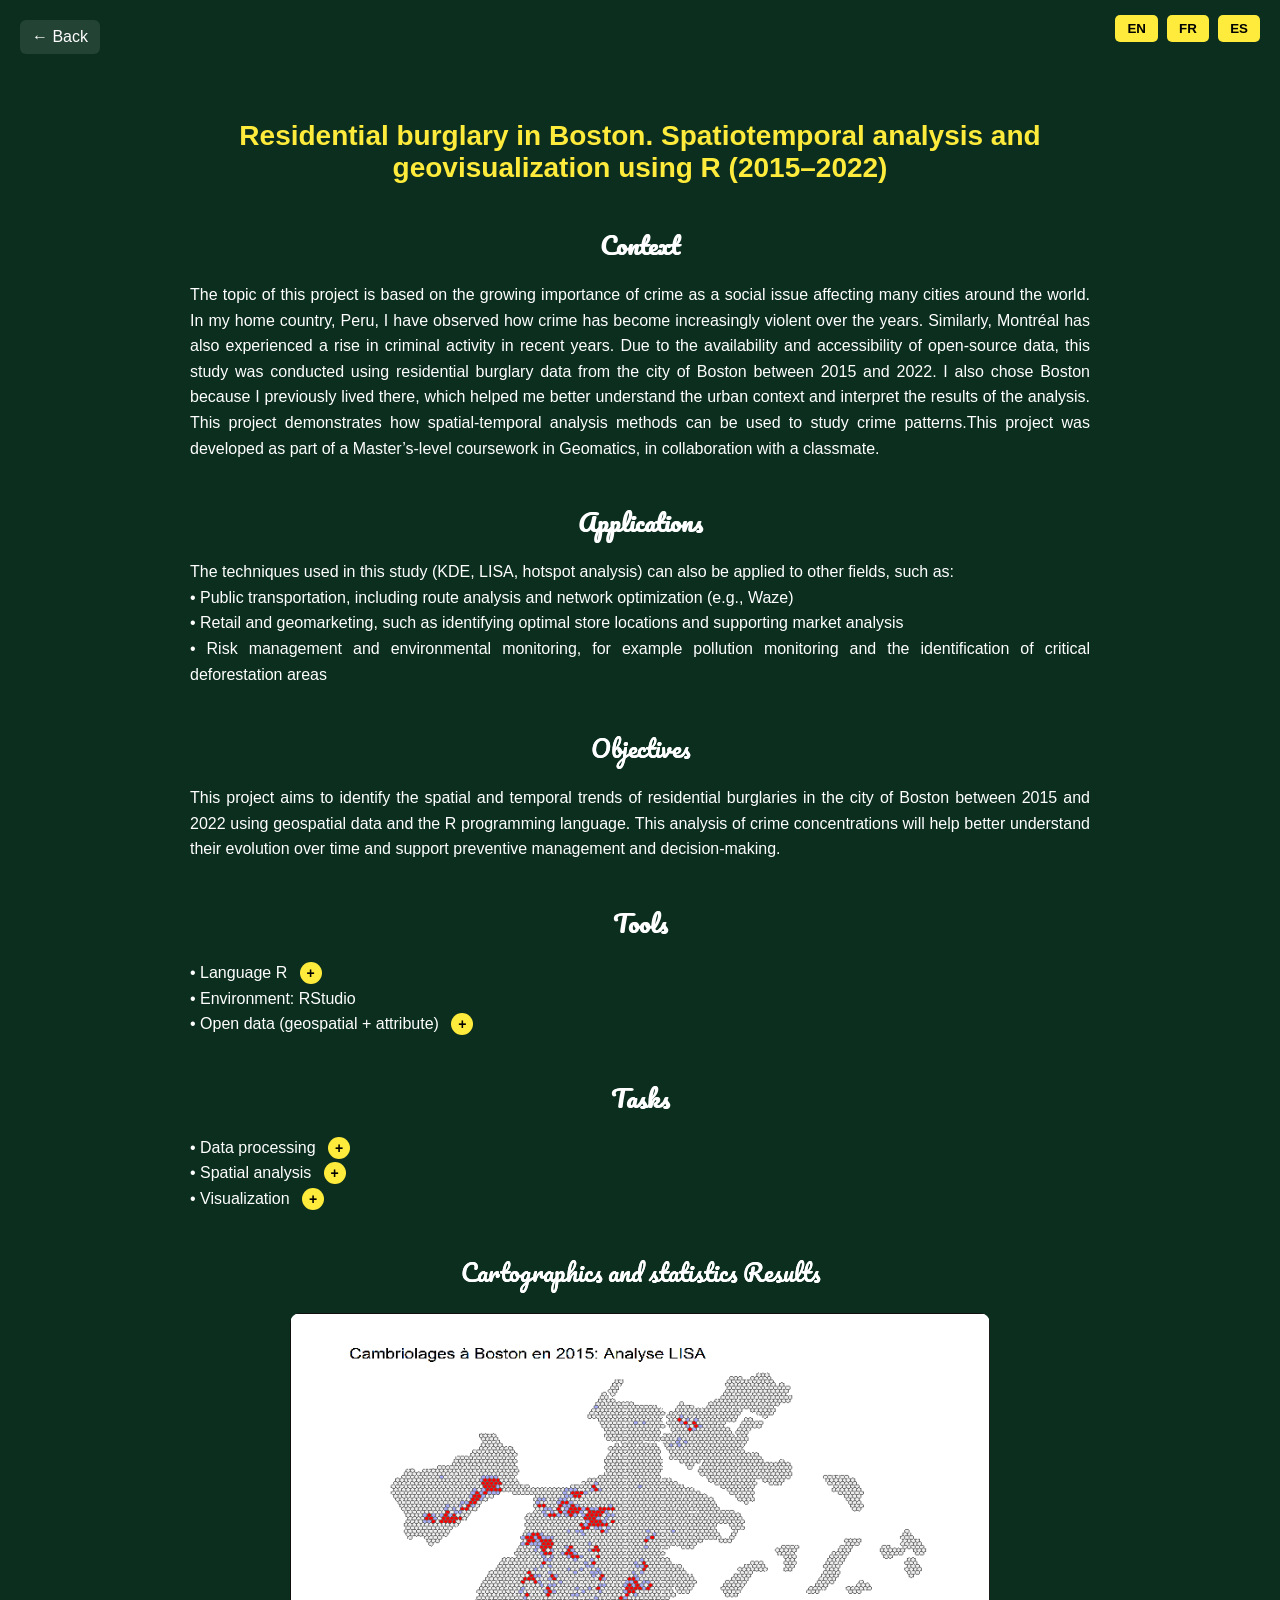
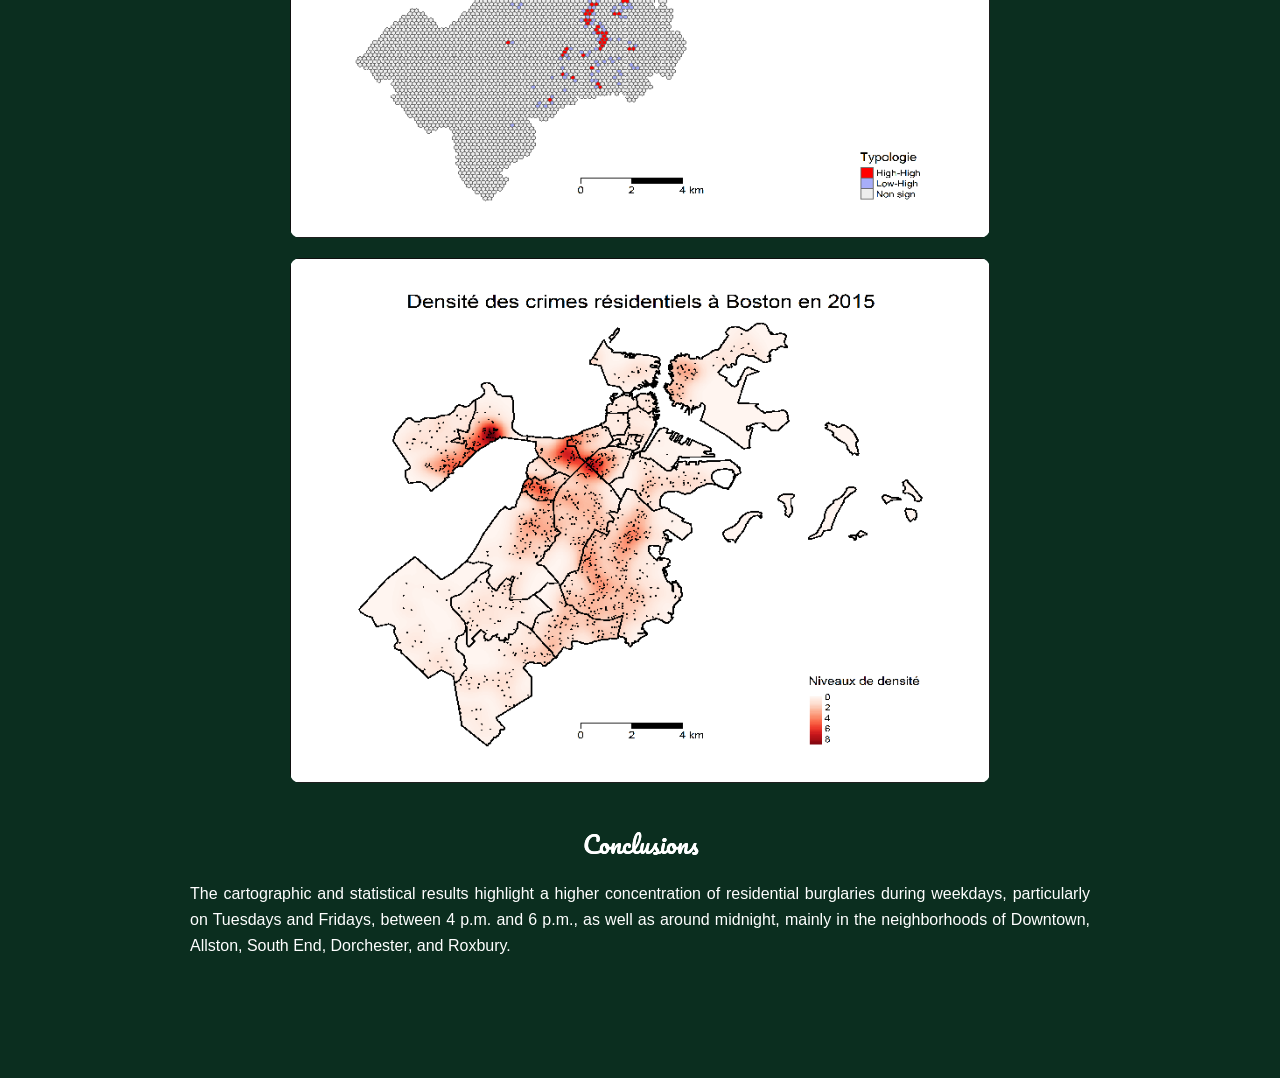
<file: projects/project2/project2.html>
<!DOCTYPE html>
<html lang="en">
<head>
    <meta charset="UTF-8">
    <meta name="viewport" content="width=device-width, initial-scale=1.0">
    <title>Project | Crime Analysis</title>

    <link rel="stylesheet" href="../../styles.css">
    <link rel="stylesheet" href="project2.css">
    <link href="https://fonts.googleapis.com/css2?family=Pacifico&display=swap" rel="stylesheet">
</head>

<body>

<!-- LANGUAGE SWITCH -->
<div class="lang-switch">
    <button data-lang="en">EN</button>
    <button data-lang="fr">FR</button>
    <button data-lang="es">ES</button>
</div>

<!-- BACK BUTTON -->
<a href="../../index.html" class="back-btn">← Back</a>

<section class="project-page">

    <!-- TITLE -->
   <h1 class="pp-title t-title">
    <span class="text-en">Residential burglary in Boston. Spatiotemporal analysis and geovisualization using R (2015–2022)</span>
    <span class="text-fr" style="display:none;">Cambriolages résidentiels à Boston. Analyse spatio-temporelle et géovisualisation avec R (2015–2022)</span>
    <span class="text-es" style="display:none;">Robos residenciales en Boston. Análisis espacio-temporal y geovisualización con R (2015–2022)</span>
    </h1> 

    <!-- CONTEXT -->

<h2 class="pp-subtitle">
    <span class="text-en">Context</span>
    <span class="text-fr" style="display:none;">Contexte</span>
    <span class="text-es" style="display:none;">Contexto</span>
</h2>
<p>   
<span class="text-en"> The topic of this project is based on the growing importance of crime as a social issue affecting many cities around the world. In my home country, Peru, I have observed how crime has become increasingly violent over the years. Similarly, Montréal has also experienced a rise in criminal activity in recent years. 
Due to the availability and accessibility of open-source data, this study was conducted using residential burglary data from the city of Boston between 2015 and 2022. I also chose Boston because I previously lived there, which helped me better understand the urban context and interpret the results of the analysis. This project demonstrates how spatial-temporal analysis methods can be used to study crime patterns.This project was developed as part of a Master’s-level coursework in Geomatics, in collaboration with a classmate.
</span>
<span class="text-fr" style="display:none;"> Le sujet de ce projet repose sur l’importance croissante de la criminalité en tant que problème social touchant de nombreuses villes à travers le monde. Dans mon pays d’origine, le Pérou, j’ai observé que la criminalité est devenue de plus en plus violente au fil des années. De même, Montréal a également connu une augmentation de la criminalité ces dernières années.
En raison de la disponibilité et de l’accessibilité des données open source, cette étude a été réalisée à partir de données sur les cambriolages résidentiels dans la ville de Boston entre 2015 et 2022. J’ai également choisi Boston car j’y ai vécu auparavant, ce qui m’a permis de mieux comprendre le contexte urbain et d’interpréter les résultats de l’analyse.
Ce projet démontre comment les méthodes d’analyse spatio-temporelle peuvent être utilisées pour étudier les tendances de la criminalité.Ce projet a été réalisé dans le cadre d’un cours de niveau maîtrise en géomatique, en collaboration avec un camarade de classe.</span>
<span class="text-es" style="display:none;"> El tema de este proyecto se basa en la creciente importancia de la delincuencia como un problema social que afecta a muchas ciudades en todo el mundo. En mi país de origen, Perú, he observado cómo la delincuencia se ha vuelto cada vez más violenta con el paso de los años. De manera similar, Montreal también ha experimentado un aumento de la actividad delictiva en los últimos años.
Debido a la disponibilidad y accesibilidad de datos de código abierto, este estudio se llevó a cabo utilizando datos de robos residenciales en la ciudad de Boston entre 2015 y 2022. También elegí Boston porque viví allí anteriormente, lo que me permitió comprender mejor el contexto urbano e interpretar los resultados del análisis.
Este proyecto demuestra cómo los métodos de análisis espacio-temporal pueden utilizarse para estudiar los patrones de la delincuencia.Este proyecto se desarrolló como parte de un curso de nivel de maestría en Geomática, en colaboración con un compañero de clase.
</span>
</p>

    <!-- APPLICATIONS -->
<h2 class="pp-subtitle">
    <span class="text-en">Applications</span>
    <span class="text-fr" style="display:none;">Applications</span>
    <span class="text-es" style="display:none;">Aplicaciones</span>
</h2>
   
<p>
<span class="text-en">
The techniques used in this study (KDE, LISA, hotspot analysis) can also be applied to other fields, such as:<br>
• Public transportation, including route analysis and network optimization (e.g., Waze)<br>
• Retail and geomarketing, such as identifying optimal store locations and supporting market analysis<br>
• Risk management and environmental monitoring, for example pollution monitoring and the identification of critical deforestation areas</span>
    
<span class="text-fr" style="display:none;">
Les techniques utilisées dans cette étude (KDE, LISA, analyse de hotspots) peuvent également être appliquées à d’autres domaines, tels que :<br>
• Le transport public, notamment l’analyse des itinéraires et l’optimisation des réseaux (ex. : Waze)<br>
• Le commerce de détail et le géomarketing, comme l’identification des emplacements commerciaux optimaux et l’analyse de marché<br>
• La gestion des risques et le suivi environnemental, par exemple la surveillance de la pollution et l’identification des zones critiques de déforestation</span>
        
<span class="text-es" style="display:none;">
Las técnicas utilizadas en este estudio (KDE, LISA, análisis de hotspots) también pueden aplicarse a otros campos, tales como:<br>
• El transporte público, incluyendo el análisis de rutas y la optimización de redes (ej. Waze)<br>
• El comercio minorista y el geomarketing, como la identificación de ubicaciones óptimas para tiendas y el análisis de mercado<br>
• La gestión de riesgos y el monitoreo ambiental, por ejemplo el seguimiento de la contaminación y la identificación de zonas críticas de deforestación</span>
 
</p>

    <!-- OBJECTIVES -->
<h2 class="pp-subtitle">
    <span class="text-en">Objectives</span>
    <span class="text-fr" style="display:none;">Objetifs</span>
    <span class="text-es" style="display:none;">Objetivos</span>
</h2>
<p>  
<span class="text-en">
This project aims to identify the spatial and temporal trends of residential burglaries in the city of Boston between 2015 and 2022 using geospatial data and the R programming language. This analysis of crime concentrations will help better understand their evolution over time and support preventive management and decision-making.</span>
<span class="text-fr" style="display:none;">
Ce projet vise à identifier les tendances spatiales et temporelles des cambriolages résidentiels dans la ville de Boston entre 2015 et 2022 à l’aide de données géospatiales et du langage de programmation R. Cette analyse des concentrations criminelles permettra de mieux comprendre leur évolution dans le temps et de soutenir la gestion préventive ainsi que la prise de décision.</span>
<span class="text-es" style="display:none;">
Este proyecto tiene como objetivo identificar las tendencias espaciales y temporales de los robos residenciales en la ciudad de Boston entre 2015 y 2022 utilizando datos geoespaciales y el lenguaje de programación R. Este análisis de las concentraciones delictivas permitirá comprender mejor su evolución en el tiempo y apoyar la gestión preventiva y la toma de decisiones.</span>
</p>
    <!-- TOOLS -->
    <h2 class="pp-subtitle">
    <span class="text-en">Tools</span>
    <span class="text-fr" style="display:none;">Outils</span>
    <span class="text-es" style="display:none;">Herramientas</span>
</h2>

<p>
    <!-- LANGUAGE -->
    <span class="text-en">
        • Language R
        <button class="toggle-btn">+</button>
        <span class="hidden-text">
            R libraries: sf, spatstat, tmap, ggplot2, dplyr, leaflet
        </span>
    </span>
    <span class="text-fr" style="display:none;">
        • Langage R
        <button class="toggle-btn">+</button>
        <span class="hidden-text">
            Bibliothèques R : sf, spatstat, tmap, ggplot2, dplyr, leaflet
        </span>
    </span>
    <span class="text-es" style="display:none;">
        • Lenguaje R
        <button class="toggle-btn">+</button>
        <span class="hidden-text">
            Librerías R: sf, spatstat, tmap, ggplot2, dplyr, leaflet
        </span>
    </span>
    <!-- ENVIRONMENT (sin botón) -->
    <span class="text-en"> • Environment: RStudio</span>
    <span class="text-fr" style="display:none;">
        • Entorno: RStudio</span>

    <span class="text-es" style="display:none;">
        • Entorno: RStudio</span>
    <!-- DATA -->
    <span class="text-en">
        • Open data (geospatial + attribute)
        <button class="toggle-btn">+</button>
        <span class="hidden-text">
            - Urban boundaries (Harvard University)<br>
            - Road network (Boston Open Data)<br>
            - Crime data 2015–2022 (Analyze Boston)
        </span>
    </span>

    <span class="text-fr" style="display:none;">
        • Données ouvertes (géospatiales + attributaires)
        <button class="toggle-btn">+</button>
        <span class="hidden-text">
            - Limites urbaines (Université Harvard)<br>
            - Réseau routier (Boston Open Data)<br>
            - Données criminelles 2015–2022 (Analyze Boston)
        </span>
    </span>

    <span class="text-es" style="display:none;">
        • Datos abiertos (geoespaciales + atributos)
        <button class="toggle-btn">+</button>
        <span class="hidden-text">
            - Límites urbanos (Universidad de Harvard)<br>
            - Red vial (Boston Open Data)<br>
            - Datos de criminalidad 2015–2022 (Analyze Boston)
        </span>
    </span>

</p>
    <!-- TASKS -->
<h2 class="pp-subtitle">
    <span class="text-en">Tasks</span>
    <span class="text-fr" style="display:none;">Tâches</span>
    <span class="text-es" style="display:none;">Tareas</span>
</h2>
<p>

    <!-- DATA PROCESSING -->
    <span class="text-en">
        • Data processing
        <button class="toggle-btn">+</button>
        <span class="hidden-text">
            Data import, cleaning, preprocessing, CSV → geospatial conversion
        </span>
    </span>

    <span class="text-fr" style="display:none;">
        • Traitement des données
        <button class="toggle-btn">+</button>
        <span class="hidden-text">
            Importation des données, nettoyage, prétraitement, conversion CSV → données géospatiales
        </span>
    </span>

    <span class="text-es" style="display:none;">
        • Procesamiento de datos
        <button class="toggle-btn">+</button>
        <span class="hidden-text">
            Importación de datos, limpieza, preprocesamiento, conversión CSV → datos geoespaciales
        </span>
    </span>

   <!-- SPATIAL ANALYSIS -->
    <span class="text-en">
        • Spatial analysis
        <button class="toggle-btn">+</button>
        <span class="hidden-text">
            KDE, NKDE, hotspot analysis, LISA spatial autocorrelation
        </span>
    </span>

    <span class="text-fr" style="display:none;">
        • Analyse spatiale
        <button class="toggle-btn">+</button>
        <span class="hidden-text">
            KDE, NKDE, analyse des hotspots, autocorrélation spatiale LISA
        </span>
    </span>

    <span class="text-es" style="display:none;">
        • Análisis espacial
        <button class="toggle-btn">+</button>
        <span class="hidden-text">
            KDE, NKDE, análisis de hotspots, autocorrelación espacial LISA
        </span>
    </span>
    <!-- VISUALIZATION -->
    <span class="text-en">
        • Visualization
        <button class="toggle-btn">+</button>
        <span class="hidden-text">
            Mapping, clustering, temporal analysis, animation (2015–2022)
        </span>
    </span>

    <span class="text-fr" style="display:none;">
        • Visualisation
        <button class="toggle-btn">+</button>
        <span class="hidden-text">
            Cartographie, clustering, analyse temporelle, animation (2015–2022)
        </span>
    </span>

    <span class="text-es" style="display:none;">
        • Visualización
        <button class="toggle-btn">+</button>
        <span class="hidden-text">
            Mapas, clustering, análisis temporal, animación (2015–2022)
        </span>
    </span>

</p>

    <!-- RESULTS -->
<h2 class="pp-subtitle">
    <span class="text-en">Cartographics and statistics Results</span>
    <span class="text-fr" style="display:none;">Résultats cartographiques et statistiques </span>
    <span class="text-es" style="display:none;">Resultados cartograficos y estadisticos</span>
</h2>
<p>   
 </p>
    <img class="pp-img" src="animationLISA.gif">
    <img class="pp-img" src="animationKDE.gif">

    <!-- Conclusion -->
<h2 class="pp-subtitle">
    <span class="text-en">Conclusions</span>
    <span class="text-fr" style="display:none;">Conclusions</span>
    <span class="text-es" style="display:none;">Conclusiones</span>
</h2>
<p>
<span class="text-en">
The cartographic and statistical results highlight a higher concentration of residential burglaries during weekdays, particularly on Tuesdays and Fridays, between 4 p.m. and 6 p.m., as well as around midnight, mainly in the neighborhoods of Downtown, Allston, South End, Dorchester, and Roxbury.</span>
<span class="text-fr" style="display:none;">
Les résultats cartographiques et statistiques mettent en évidence une concentration plus importante des cambriolages résidentiels en semaine, notamment les mardis et vendredis, entre 16 h et 18 h ainsi qu’autour de minuit, principalement dans les quartiers de Downtown, Allston, South End, Dorchester et Roxbury.</span>
<span class="text-es" style="display:none;">
Los resultados cartográficos y estadísticos evidencian una mayor concentración de robos residenciales durante los días laborables, particularmente los martes y viernes, entre las 16:00 y 18:00 horas, así como alrededor de la medianoche, principalmente en los barrios de Downtown, Allston, South End, Dorchester y Roxbury.</span>
</p>   

    
</section>

<script src="project2.js"></script>
</body>
</html>
</file>
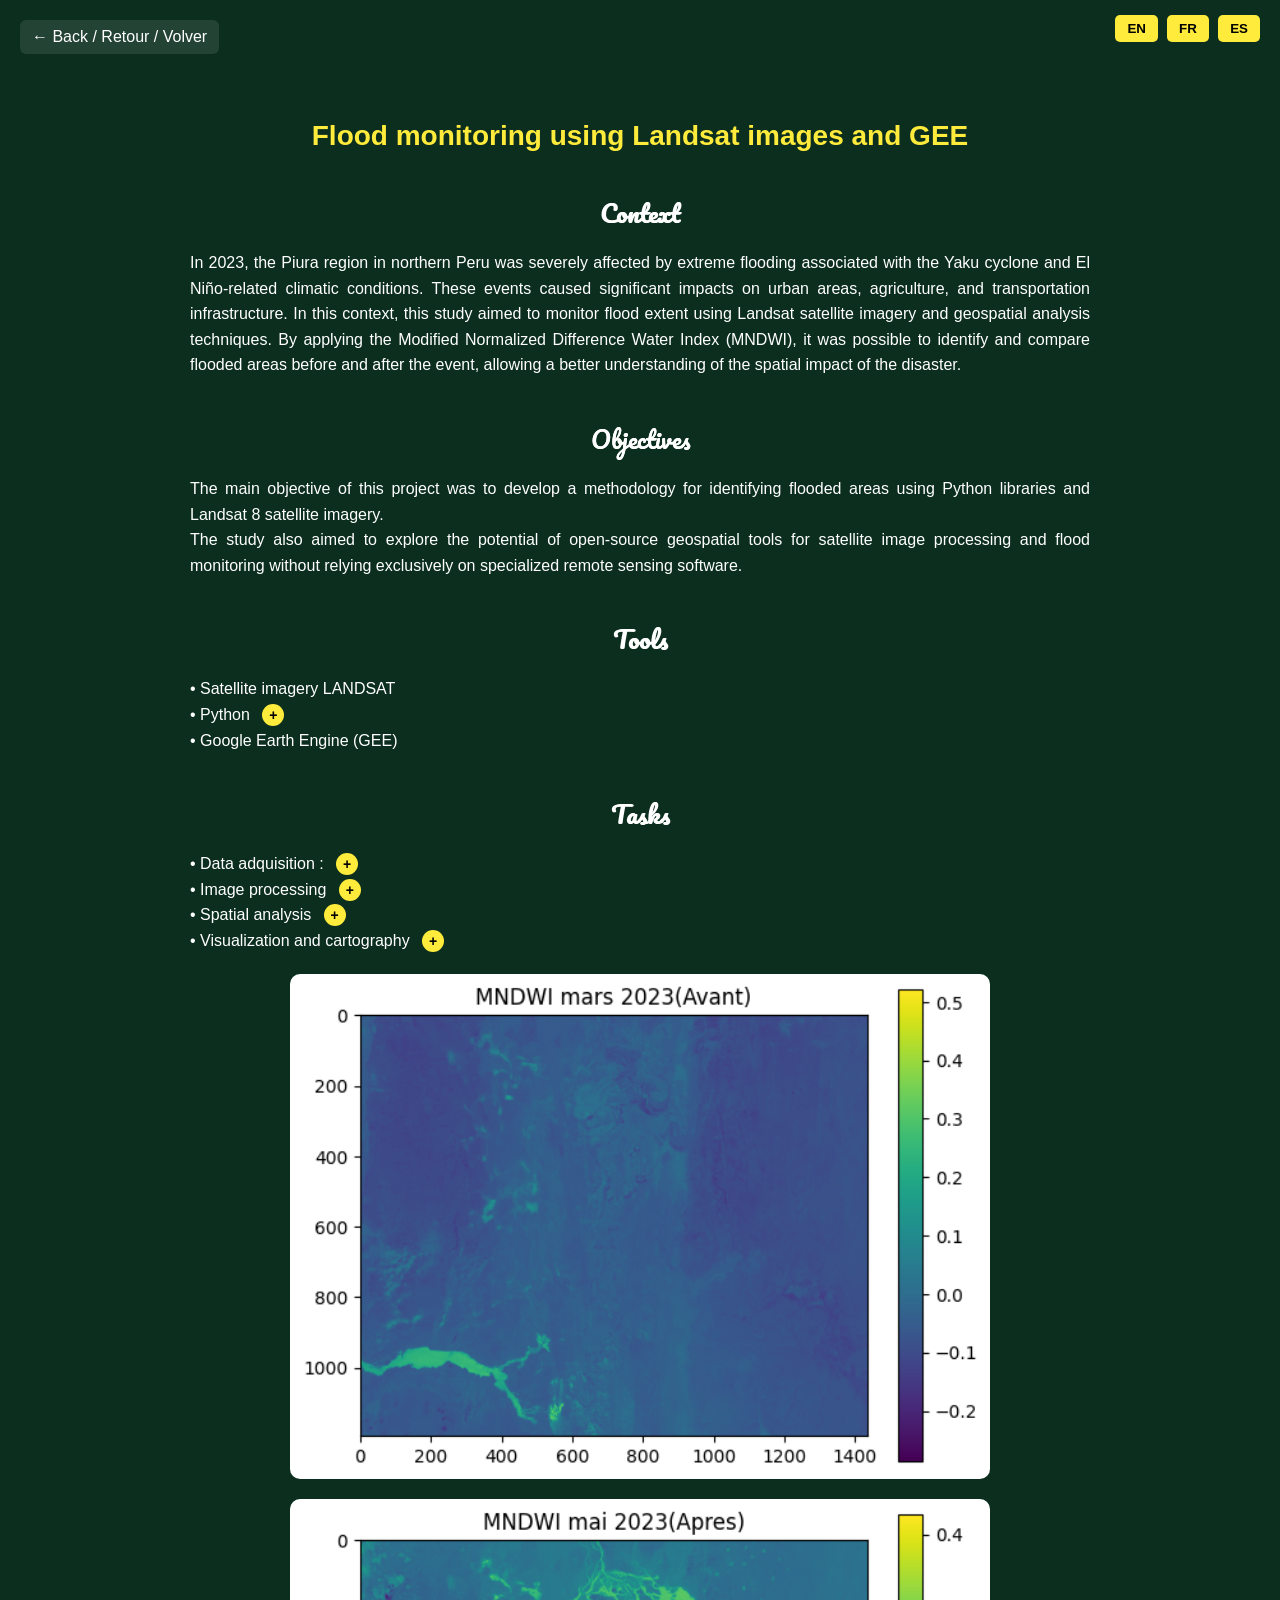
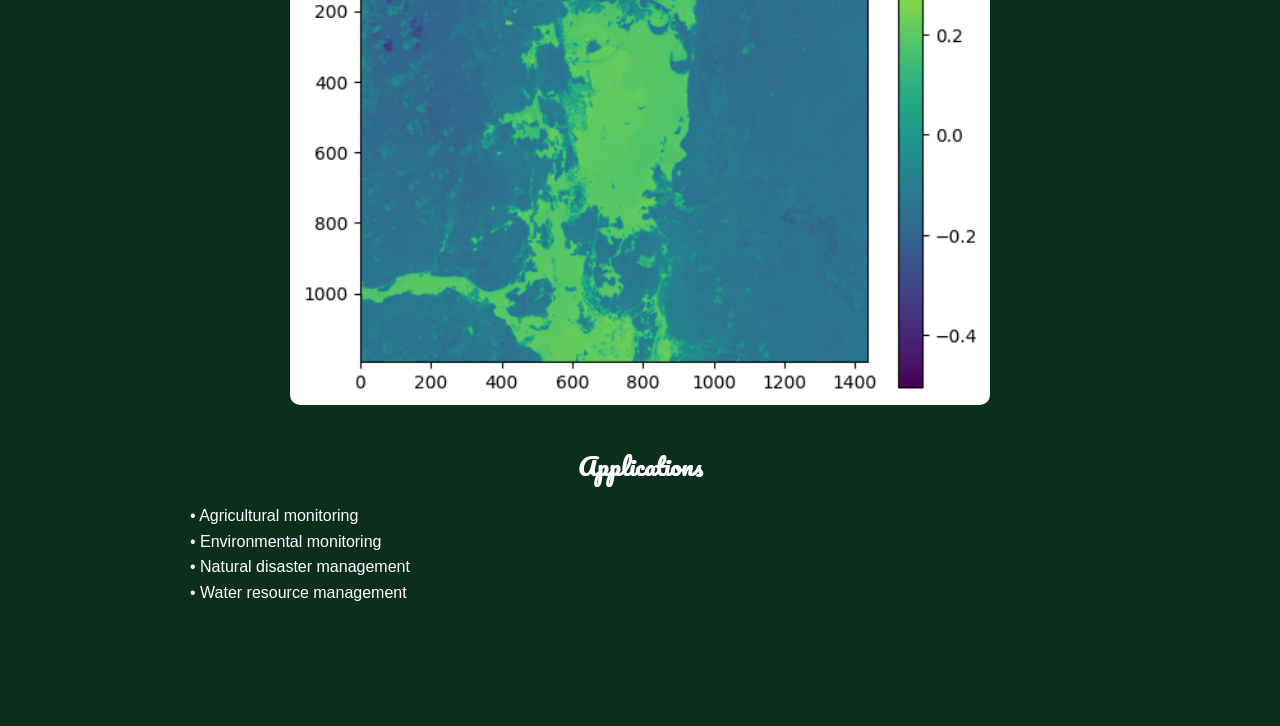
<file: projects/project3/project3.html>
<!DOCTYPE html>
<html lang="en">
<head>
    <meta charset="UTF-8">
    <meta name="viewport" content="width=device-width, initial-scale=1.0">
    <title>Project | Crime Analysis</title>
    <link rel="stylesheet" href="../../styles.css">
    <link rel="stylesheet" href="project3.css">
    <link href="https://fonts.googleapis.com/css2?family=Pacifico&display=swap" rel="stylesheet">
</head>

<body>
<!-- LANGUAGE SWITCH -->
<div class="lang-switch">
    <button data-lang="en">EN</button>
    <button data-lang="fr">FR</button>
    <button data-lang="es">ES</button>
</div>

    <!-- BACK BUTTON -->
    <a href="../../index.html" class="back-btn">← Back / Retour / Volver</a>
    <section class="project-page">

    <!-- TITLE -->
   <h1 class="pp-title t-title">
    <span class="text-en">Flood monitoring using Landsat images and GEE </span>
    <span class="text-fr" style="display:none;">Suivi des Inondations et Télédetection</span>
    <span class="text-es" style="display:none;">Monitoreo de Inundaciones y teledeteccion</span>
    </h1> 
 <!-- CONTEXT -->
    <h2 class="pp-subtitle">
    <span class="text-en">Context</span>
    <span class="text-fr" style="display:none;">Contexte</span>
    <span class="text-es" style="display:none;">Contexto</span>
</h2>
    <p>
    <span class="text-en">
   In 2023, the Piura region in northern Peru was severely affected by extreme flooding associated with the Yaku cyclone and El Niño-related climatic conditions. These events caused significant impacts on urban areas, agriculture, and transportation infrastructure.
    In this context, this study aimed to monitor flood extent using Landsat satellite imagery and geospatial analysis techniques. By applying the Modified Normalized Difference Water Index (MNDWI), it was possible to identify and compare flooded areas before and after the event, allowing a better understanding of the spatial impact of the disaster.<br>
     </span>
        
    <span class="text-fr"style="display:none;">
    En 2023, la région de Piura, au nord du Pérou, a été gravement touchée par des inondations extrêmes associées au cyclone Yaku et aux conditions climatiques liées au phénomène El Niño. Ces événements ont eu des impacts importants sur les zones urbaines, l’agriculture et les infrastructures de transport.
    Dans ce contexte, cette étude avait pour objectif de surveiller l’étendue des inondations à l’aide d’images satellitaires Landsat et de techniques d’analyse géospatiale. En appliquant l’indice Modified Normalized Difference Water Index (MNDWI), il a été possible d’identifier et de comparer les zones inondées avant et après l’événement, permettant une meilleure compréhension de l’impact spatial de la catastrophe.<br>
     </span>

    <span class="text-es"style="display:none;">
     En 2023, la región de Piura, en el norte del Perú, fue gravemente afectada por inundaciones extremas asociadas al ciclón Yaku y a las condiciones climáticas relacionadas con el fenómeno El Niño. Estos eventos generaron impactos significativos en zonas urbanas, agrícolas y en la infraestructura de transporte.
    En este contexto, el presente estudio tuvo como objetivo monitorear la extensión de las inundaciones mediante imágenes satelitales Landsat y técnicas de análisis geoespacial. A través de la aplicación del índice Modified Normalized Difference Water Index (MNDWI), fue posible identificar y comparar las áreas inundadas antes y después del evento, permitiendo comprender mejor el impacto espacial del desastre.
     </span>
      </p> 

        <!-- OBJECTIVES -->
<h2 class="pp-subtitle">
    <span class="text-en">Objectives</span>
    <span class="text-fr" style="display:none;">Objetifs</span>
    <span class="text-es" style="display:none;">Objetivos</span>
</h2>
<p>
<span class="text-en">
The main objective of this project was to develop a methodology for identifying flooded areas using Python libraries and Landsat 8 satellite imagery.<br>
The study also aimed to explore the potential of open-source geospatial tools for satellite image processing and flood monitoring without relying exclusively on specialized remote sensing software.<br></span>
<span class="text-fr" style="display:none;">
L’objectif principal de ce projet était de développer une méthodologie pour l’identification des zones inondées à l’aide des bibliothèques Python et des images satellitaires Landsat 8.<br>
L’étude visait également à explorer le potentiel des outils géospatiaux open source pour le traitement d’images satellitaires et le suivi des inondations, sans dépendre exclusivement de logiciels spécialisés en télédétection.</span>
<span class="text-es" style="display:none;">
El objetivo principal de este proyecto fue desarrollar una metodología para la identificación de zonas inundadas utilizando librerías de Python e imágenes satelitales Landsat 8.<br>
El estudio también tuvo como finalidad explorar el potencial de las herramientas geoespaciales de código abierto para el procesamiento de imágenes satelitales y el monitoreo de inundaciones, sin depender exclusivamente de software especializado en teledetección.
<br></span>          
</span>
</p>
       
       <!-- TOOLS -->
    <h2 class="pp-subtitle">
    <span class="text-en">Tools</span>
    <span class="text-fr" style="display:none;">Outils</span>
    <span class="text-es" style="display:none;">Herramientas</span>
</h2>
<p>
<span class="text-en">
•   Satellite imagery LANDSAT<br>
•   Python <button class="toggle-btn">+</button>
        <span class="hidden-text">
            Libraries: rasterio, geopandas, shapely, matplot</span><br>
•   Google Earth Engine (GEE)<br>
</span>
<span class="text-fr" style="display:none;">
•   Images de satellite LANDSAT<br>
•   Python <button class="toggle-btn">+</button>
        <span class="hidden-text">
            Bibliothèques: rasterio, geopandas, shapely, matplot</span><br>
•   Google Earth Engine (GEE)<br>
</span>
<span class="text-es" style="display:none;">
•   Imagenes de satelite LANDSAT<br>
•   Python <button class="toggle-btn">+</button>
        <span class="hidden-text">
            Librerias: rasterio, geopandas, shapely, matplot</span><br>
•   Google Earth Engine (GEE)<br>
</span>       
</p>
    <!-- TASKS -->
    <h2 class="pp-subtitle">
        <span class="text-en">Tasks</span>
        <span class="text-fr" style="display:none;">Tâches</span>
        <span class="text-es" style="display:none;">Tareas</span>
    </h2>
    <p>

    <!-- DATA acquisition -->
    <span class="text-en">
    • Data adquisition : <button class="toggle-btn">+</button>
     <span class="hidden-text">The Landsat images were obtained from the USGS website (https://earthexplorer.usgs). The shapefile...
         </span>
        </span>
        
    <span class="text-fr" style="display:none;">
    • Acquisition des données: <button class="toggle-btn">+</button>
     <span class="hidden-text">Les images Landsat ont été obtenues à partir du site web de l'USGS (https://earthexplorer.usgs). Le fichier shapefile 
</span>
        </span>

        <span class="text-es" style="display:none;">
    • Acquisicion des datos: <button class="toggle-btn">+</button>
     <span class="hidden-text">Las imagenes de satelite Landsat han sido obtenidas de la pagina web de l'USGS (https://earthexplorer.usgs). El archivo Shapefile proviene de 
</span>
        </span>
    

    <!-- DATA PROCESSING -->
    <span class="text-en">
        • Image processing
        <button class="toggle-btn">+</button>
        <span class="hidden-text">
            reprojection to EPSG:4326, geometric clipping, band clipping
        </span>
    </span>

    <span class="text-fr" style="display:none;">
        • Traitement des images
        <button class="toggle-btn">+</button>
        <span class="hidden-text">
            reprojection a EPSG4326, decoupage geometrique, decoupage par bandes
        </span>
    </span>

    <span class="text-es" style="display:none;">
        • Procesamiento de imagenes
        <button class="toggle-btn">+</button>
        <span class="hidden-text">
            reproyeccion a EPSG4326, recorte geometrico, recorte por bandas,
        </span>
    </span>

<!-- SPATIAL ANALYSIS -->
    <span class="text-en">
        • Spatial analysis
        <button class="toggle-btn">+</button>
        <span class="hidden-text">
            Normalization, MNDWI calculation before and later the flood, MNDWI comparation
        </span>
    </span>

    <span class="text-fr" style="display:none;">
        • Analyse spatiale
        <button class="toggle-btn">+</button>
        <span class="hidden-text">
           Normalisation, calcule MNDWI avant et apres l'inundation, comparative des MNDWI
        </span>
    </span>

    <span class="text-es" style="display:none;">
        • Análisis espacial
        <button class="toggle-btn">+</button>
        <span class="hidden-text">
            Normalizacion, calculo de MNDWI antes y despues la inundacion, comparativa de MNDWI
        </span>
    </span>
       
  <!-- VISUALIZATION -->
    <span class="text-en">
        • Visualization and cartography
        <button class="toggle-btn">+</button>
        <span class="hidden-text">
            xxxxxxxxxxxxxxxxxxxxxx
        </span>
    </span>

    <span class="text-fr" style="display:none;">
        • Visualisation et cartographie
        <button class="toggle-btn">+</button>
        <span class="hidden-text">
            xxxxxxxxxxxxxxxxxxxxx
        </span>
    </span>

    <span class="text-es" style="display:none;">
        • Visualización y cartografía 
        <button class="toggle-btn">+</button>
        <span class="hidden-text">
            xxxxxxxxxxxxxxxxxxxxxxxx
        </span>
    </span>






      
        </p>   
        </p>
        <img class="pp-img" src="avant.png">
        <img class="pp-img" src="MnDWI.png">
        
<!-- APPLICATIONS -->
       <h2 class="pp-subtitle">
    <span class="text-en">Applications</span>
    <span class="text-fr" style="display:none;">Applications</span>
    <span class="text-es" style="display:none;">Aplicaciones</span>
</h2>
<p>
<span class="text-en">
•  Agricultural monitoring<br>
•  Environmental monitoring<br>
•  Natural disaster management<br>
•  Water resource management<br>
</span>
<span class="text-fr" style="display:none;">
•  Surveillance agricole<br>
•  Suivi environnemental <br>
•   Gestion des catastrophes naturelles<br>
•   Gestion des ressources en eau<br></span> 
</span>
<span class="text-es" style="display:none;">
•  Monitoreo agrícola<br>
•  Seguimiento ambiental<br>
•  Gestión de desastres naturales<br>
•  Gestión de recursos hídricos<br>    
</span>
</p>
        
</section>
<script src="project3.js"></script>
</body>
</html>
</file>
<file: styles.css>
body {
    margin: 0;
    font-family: 'Montserrat', sans-serif;
    background-color: #0b2e1f;
    color: white;
}

/* LANGUAGE SWITCH */
.lang-switch {
    position: fixed;
    top: 15px;
    right: 20px;
    z-index: 20;
}

.lang-switch button {
    background: #ffeb3b;
    border: none;
    padding: 6px 12px;
    margin-left: 5px;
    cursor: pointer;
    border-radius: 5px;
    font-weight: bold;
}

.hero {
    height: 48vh; /* Antes 90vh */
    background-image: url('ortofotos_portafolio.jpg');
    background-size: cover;
    background-position: center;
    position: relative;
    display: flex;
    justify-content: center;
    align-items: center;
    overflow: hidden; /* IMPORTANTE */
}
.hero-content {
    text-align: center;
    z-index: 2;
}

.overlay {
    position: absolute;
    inset: 0;
    background: rgba(0,0,0,0.45);
    z-index: 1;
    pointer-events: none;
}


nav {
    width: 100%;
    padding: 15px 0;
    position: fixed;
    top: 0;
    background-color: rgba(0,0,0,0.45);
    backdrop-filter: blur(6px);
    z-index: 10;
}

nav ul {
    list-style: none;
    display: flex;
    justify-content: center;
    gap: 40px;
    padding: 0;
}

nav a {
    color: white;
    text-decoration: none;
    font-weight: 500;
}


.name {
    font-family: 'Pacifico', cursive;
    font-size: 46px; /* Antes 80px */
    color: #ffeb3b;
    margin: 0;
    letter-spacing: 1px;
    text-shadow: 0 3px 8px rgba(0,0,0,0.5);
}

.subtitle {
    font-size: 18px; /* Antes 22px */
    margin-top: 8px;
    opacity: 0.9;
}

/* PROJECTS */

.projects {
    position: relative;
    z-index: 5;
}

.projects h2 {
    font-size: 36px;
    margin-bottom: 40px;
}

.project-grid {
    display: grid;
    grid-template-columns: repeat(3, 1fr);
    gap: 30px;
}

.project-card {
    position: relative;
    opacity: 0;
    transform: translateY(20px);
    transition: all 0.8s ease;
}

.project-card.visible {
    opacity: 1;
    transform: translateY(0);
}

.project-card img {
    width: 100%;
    height: auto;
    max-height: 260px;
    object-fit: cover;
   }

.project-title {
    position: absolute;
    top: 50%;
    left: 50%;
    transform: translate(-50%, -50%);
    background: rgba(0,0,0,0.55);
    padding: 12px 20px;
    border-radius: 8px;
    font-size: 20px;
    font-weight: bold;
    color: white;
}

.about-page,
.contact-page {
    margin-top: 120px; /* Ajusta si lo quieres más arriba o abajo */
}
.about-photo img {
    width: 220px;
    height: 220px;
    object-fit: cover;
    border-radius: 12px;
}

.about-container {
    display: flex;
    align-items: center;
    justify-content: center;
    gap: 60px;

    max-width: 900px;
    margin: 60px auto;
    /*padding: 20px;*/
}

.about-text {
    max-width: 800px;
    margin: 0 auto;
    line-height: 1.7;
    font-size: 1.05rem;
}

.about-text p {
    margin-bottom: 22px;
}

.keywords {
    margin-top: 12px;
    font-size: 16px;
    opacity: 0.85;
    letter-spacing: 0.5px;
    text-align: center;
    color: #f2f2f2; /* mismo color que tu nombre */
    font-weight: 500;
}

@media (max-width: 900px) {
    .project-grid {
        grid-template-columns: repeat(2, 1fr);
    }
}

@media (max-width: 600px) {
    .project-grid {
        grid-template-columns: 1fr;
    }

    .project-card img {
        max-height: 180px;
    }
}

h1, h2, h3, p {
    text-align: center;
}
p {
    text-align: justify;
}

img {
    width: 100%;
    height: auto;
    max-width: 600px;   /* evita imágenes gigantes */
    display: block;
    margin: 0 auto;     /* centra las imágenes */
    border-radius: 10px;
}

/* CONTENEDOR GENERAL PARA CENTRAR TODO */
.main-container {
    max-width: 1200px;   /* evita que el contenido se estire demasiado */
    margin: 0 auto;      /* centra todo */
    padding: 0 20px;     /* espacio lateral */
}
</file>
<file: style.css>
body {
    margin: 0;
    font-family: 'Montserrat', sans-serif;
    background-color: #0b2e1f;
    color: white;
}

/* LANGUAGE SWITCH */
.lang-switch {
    position: fixed;
    top: 15px;
    right: 20px;
    z-index: 20;
}

.lang-switch button {
    background: #ffeb3b;
    border: none;
    padding: 6px 12px;
    margin-left: 5px;
    cursor: pointer;
    border-radius: 5px;
    font-weight: bold;
}

/* NAVBAR */
nav {
    width: 100%;
    padding: 20px;
    position: fixed;
    top: 0;
    background-color: rgba(0,0,0,0.3);
    z-index: 10;
}

nav ul {
    list-style: none;
    display: flex;
    justify-content: center;
    gap: 40px;
    padding: 0;
}

nav a {
    color: white;
    text-decoration: none;
    font-weight: 500;
}

/* HERO SECTION */
.hero {
    height: 90vh;
    background-image: url('https://images.unsplash.com/photo-1500530855697-b586d89ba3ee?auto=format&fit=crop&w=1200&q=60');
    background-size: cover;
    background-position: center;
    position: relative;
}

.overlay {
    position: absolute;
    top: 0;
    left: 0;
    width: 100%;
    height: 100%;
    background: rgba(0,0,0,0.4);
}

.hero-content {
    position: absolute;
    top: 50%;
    left: 50%;
    transform: translate(-50%, -50%);
    text-align: center;
}

.name {
    font-family: 'Pacifico', cursive;
    font-size: 80px;
    color: #ffeb3b;
    margin: 0;
}

.subtitle {
    font-size: 22px;
    margin-top: 10px;
}

/* PROJECTS */
.projects {
    padding: 80px 40px;
    text-align: center;
}

.projects h2 {
    font-size: 36px;
    margin-bottom: 40px;
}

.project-grid {
    display: grid;
    grid-template-columns: repeat(3, 1fr);
    gap: 30px;
}

.project-card {
    position: relative;
    opacity: 0;
    transform: translateY(20px);
    transition: all 0.8s ease;
}

.project-card.visible {
    opacity: 1;
    transform: translateY(0);
}

.project-card img {
    width: 100%;
    height: 260px;
    object-fit: cover;
    border-radius: 10px;
}

.project-title {
    position: absolute;
    top: 50%;
    left: 50%;
    transform: translate(-50%, -50%);
    background: rgba(0,0,0,0.55);
    padding: 12px 20px;
    border-radius: 8px;
    font-size: 20px;
    font-weight: bold;
}
</file>
<file: projects/project1/project1.css>
.project-page {
    max-width: 900px;
    margin: 120px auto;
    padding: 0 20px;
}

/* TITLES */
.pp-title {
    font-family: 'Montserrat', sans-serif;
    font-size: 28px;
    margin-bottom: 30px;
    color: #ffeb3b;
}

.pp-subtitle {
    font-family: 'Pacifico', cursive;
    font-size: 24px;
    margin-top: 40px;
    margin-bottom: 15px;
    font-weight: normal;
    text-shadow: 0.75px 0 0 currentColor;
}

.pp-subtitle1 {
    font-family: 'Pacifico', cursive;
    font-size: 16px;
    font-weight: 500;
    text-align: left;
    margin: 25px 0 10px 0;
}

/* TEXT */
.project-page p {
    line-height: 1.6;
    text-align: justify;
}

/* TOOLS LIST */
.project-page ul {
    padding-left: 20px;
}

.project-page li {
    margin-bottom: 5px;
}

/* TOGGLE BUTTON (+) */
.toggle-btn {
    margin-left: 8px;
    cursor: pointer;
    background: #ffeb3b;
    border: none;
    border-radius: 50%;
    width: 22px;
    height: 22px;
    font-weight: bold;
    font-size: 14px;
}

.task-list {
    padding-left: 25px;
    line-height: 1.6;
}

.task-list li {
    margin-bottom: 8px;
    padding-left: 20px;
}
/* HIDDEN CONTENT */
.hidden-text {
    display: none;
    margin-left: 10px;
    color: #ddd;
}

/* BACK BUTTON (solo de proyecto) */
.back-btn {
    position: fixed;
    top: 20px;
    left: 20px;
    background: rgba(255,255,255,0.1);
    padding: 8px 12px;
    border-radius: 6px;
    color: white;
    text-decoration: none;
    z-index: 100;
}

.back-btn:hover {
    background: rgba(255,255,255,0.2);
}

/* IMAGES */
.pp-img {
    width: 100%;
    max-width: 700px;
    margin: 20px auto;
    display: block;
    border-radius: 10px;
}

.img-caption {
    width: 100%;
    text-align: center !important;
    display: block;
    margin: 10px auto 25px auto;
    font-style: italic;
}

.indented-tools {
    padding-left: 30px;
}
.gif-container {
    text-align: center;
}

.gif-image {
    width: 60%;
    max-width: 500px;
    height: auto;
    margin-top: 20px;
}
</file>
<file: projects/project2/project2.css>
.project-page {
    max-width: 900px;
    margin: 120px auto;
    padding: 0 20px;
}

/* TITLES */
.pp-title {
    font-size: 28px;
    margin-bottom: 30px;
    color: #ffeb3b;
}

.pp-subtitle {
    font-family: 'Pacifico', cursive;
    font-size: 24px;
    margin-top: 40px;
    margin-bottom: 15px;
    font-weight: normal;
    text-shadow: 0.75px 0 0 currentColor;
}

/* TEXT */
.project-page p {
    line-height: 1.6;
    text-align: justify;
}

/* TOOLS LIST */
.project-page ul {
    padding-left: 20px;
}

.project-page li {
    margin-bottom: 5px;
}

/* TOGGLE BUTTON (+) */
.toggle-btn {
    margin-left: 8px;
    cursor: pointer;
    background: #ffeb3b;
    border: none;
    border-radius: 50%;
    width: 22px;
    height: 22px;
    font-weight: bold;
    font-size: 14px;
}

/* HIDDEN CONTENT */
.hidden-text {
    display: none;
    margin-left: 10px;
    color: #ddd;
}

/* BACK BUTTON (solo de proyecto) */
.back-btn {
    position: fixed;
    top: 20px;
    left: 20px;
    background: rgba(255,255,255,0.1);
    padding: 8px 12px;
    border-radius: 6px;
    color: white;
    text-decoration: none;
    z-index: 100;
}

.back-btn:hover {
    background: rgba(255,255,255,0.2);
}

/* IMAGES */
.pp-img {
    width: 100%;
    max-width: 700px;
    margin: 20px auto;
    display: block;
    border-radius: 10px;
}
</file>
<file: projects/project3/project3.css>
.project-page {
    max-width: 900px;
    margin: 120px auto;
    padding: 0 20px;
}

/* TITLES */
.pp-title {
    font-size: 28px;
    margin-bottom: 30px;
    color: #ffeb3b;
}

.pp-subtitle {
    font-family: 'Pacifico', cursive;
    font-size: 24px;
    margin-top: 40px;
    margin-bottom: 15px;
    font-weight: normal;
    text-shadow: 0.75px 0 0 currentColor;
}

/* TEXT */
.project-page p {
    line-height: 1.6;
    text-align: justify;
}

/* TOOLS LIST */
.project-page ul {
    padding-left: 20px;
}

.project-page li {
    margin-bottom: 5px;
}

/* TOGGLE BUTTON (+) */
.toggle-btn {
    margin-left: 8px;
    cursor: pointer;
    background: #ffeb3b;
    border: none;
    border-radius: 50%;
    width: 22px;
    height: 22px;
    font-weight: bold;
    font-size: 14px;
}

/* HIDDEN CONTENT */
.hidden-text {
    display: none;
    margin-left: 10px;
    color: #ddd;
}

/* BACK BUTTON (solo de proyecto) */
.back-btn {
    position: fixed;
    top: 20px;
    left: 20px;
    background: rgba(255,255,255,0.1);
    padding: 8px 12px;
    border-radius: 6px;
    color: white;
    text-decoration: none;
    z-index: 100;
}

.back-btn:hover {
    background: rgba(255,255,255,0.2);
}

/* IMAGES */
.pp-img {
    width: 100%;
    max-width: 700px;
    margin: 20px auto;
    display: block;
    border-radius: 10px;
}
</file>
